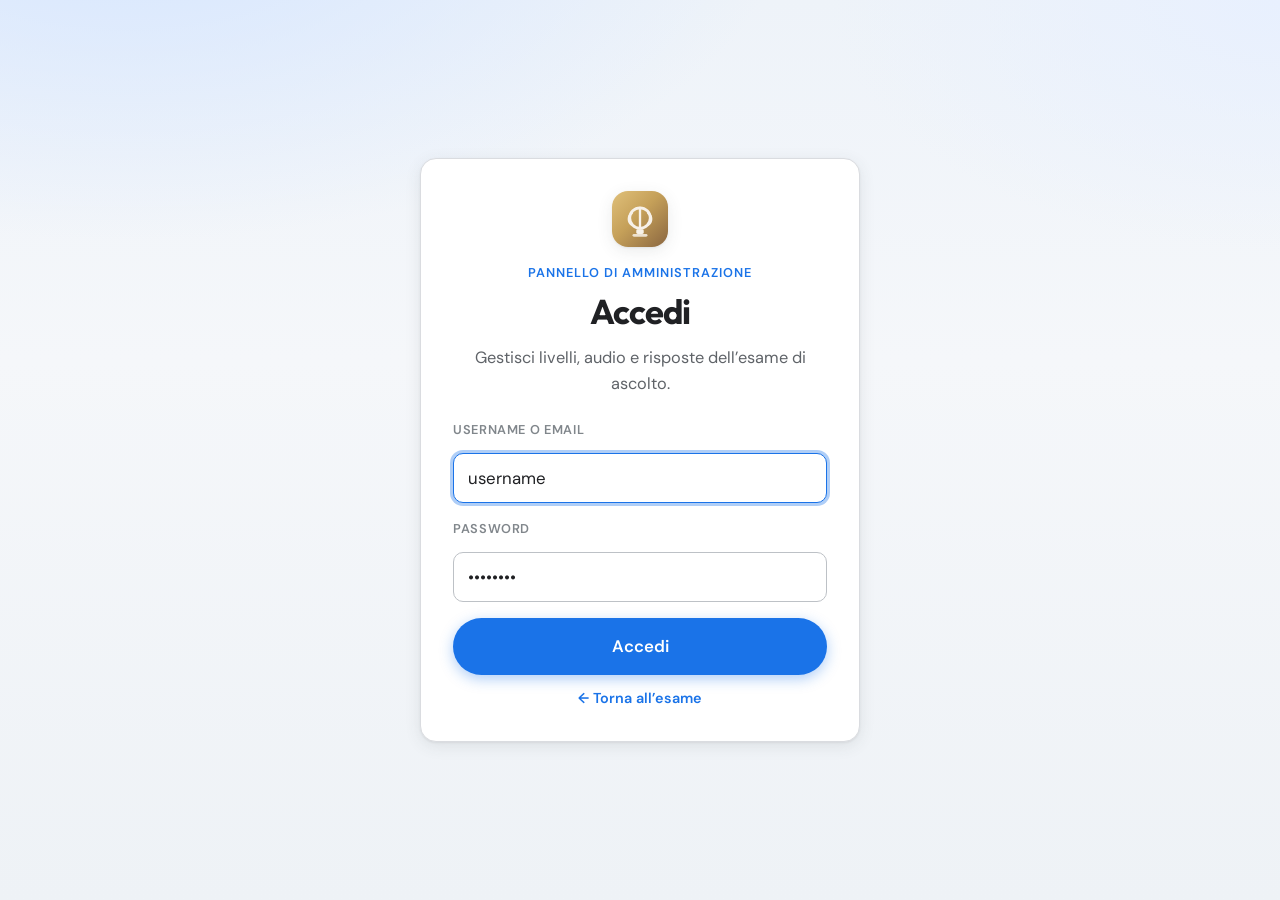
<file: admin/index.html>
<!DOCTYPE html>
<html lang="it">
<head>
  <meta charset="UTF-8" />
  <meta name="viewport" content="width=device-width, initial-scale=1.0" />
  <meta name="theme-color" content="#1a73e8" />
  <meta name="robots" content="noindex,nofollow" />
  <title>Admin — Signora Reham Ramadan</title>
  <link rel="icon" href="../assets/images/logo.svg" type="image/svg+xml" />
  <link rel="preconnect" href="https://fonts.googleapis.com" />
  <link rel="preconnect" href="https://fonts.gstatic.com" crossorigin />
  <link href="https://fonts.googleapis.com/css2?family=DM+Sans:ital,opsz,wght@0,9..40,400;0,9..40,500;0,9..40,600;0,9..40,700;1,9..40,400&family=Outfit:wght@500;600;700&display=swap" rel="stylesheet" />
  <link rel="stylesheet" href="../css/style.css?v=exam-gold6" />
  <link rel="stylesheet" href="css/admin.css?v=users3" />
  <link rel="stylesheet" href="../css/library.css?v=1" />
  <link rel="stylesheet" href="../css/courses.css?v=4" />
</head>
<body class="admin-body">
  <a class="skip-link" href="#main">Vai al contenuto</a>

  <!-- Login -->
  <section id="screenLogin" class="admin-screen" hidden>
    <div class="login-wrap fade-in">
      <div class="card login-card">
        <div class="login-brand">
          <img src="../assets/images/logo.svg" alt="" width="56" height="56" class="home-logo" />
          <p class="eyebrow">Pannello di amministrazione</p>
          <h1>Accedi</h1>
          <p class="lead">Gestisci livelli, audio e risposte dell’esame di ascolto.</p>
        </div>
        <form id="loginForm" class="login-form" novalidate>
          <div class="form-field">
            <label class="field-label" for="loginUser">Username o email</label>
            <input type="text" id="loginUser" name="username" autocomplete="username" required placeholder="username" />
          </div>
          <div class="form-field">
            <label class="field-label" for="loginPass">Password</label>
            <input type="password" id="loginPass" name="password" autocomplete="current-password" required placeholder="••••••••" />
          </div>
          <p class="form-error" id="loginError" hidden role="alert"></p>
          <button type="submit" class="btn btn-primary btn-lg btn-block">Accedi</button>
        </form>
        <p class="hint">
          <a href="../index.html">← Torna all’esame</a>
        </p>
      </div>
    </div>
  </section>

  <!-- Dashboard shell -->
  <div id="screenApp" class="admin-app" hidden>
    <header class="site-header admin-header" role="banner">
      <div class="header-inner admin-header-inner">
        <div class="brand">
          <img
            id="adminBrandLogo"
            src="../assets/images/reham.jpeg"
            alt=""
            width="40"
            height="40"
            class="brand-logo brand-logo-circle"
          />
          <div class="brand-text">
            <span class="brand-name">Admin Dashboard</span>
            <span class="brand-tagline" id="adminBrandTagline">Signora Reham Ramadan</span>
          </div>
        </div>
        <div class="header-actions">
          <a class="btn btn-ghost btn-sm" href="../index.html" title="Apri l’esame">Esame</a>
          <button type="button" class="icon-btn" id="themeToggle" aria-label="Cambia tema" title="Cambia tema">
            <svg class="icon-sun" width="20" height="20" viewBox="0 0 24 24" fill="none" stroke="currentColor" stroke-width="2" aria-hidden="true">
              <circle cx="12" cy="12" r="4"/><path d="M12 2v2M12 20v2M4.93 4.93l1.41 1.41M17.66 17.66l1.41 1.41M2 12h2M20 12h2M4.93 19.07l1.41-1.41M17.66 6.34l1.41-1.41"/>
            </svg>
            <svg class="icon-moon" width="20" height="20" viewBox="0 0 24 24" fill="none" stroke="currentColor" stroke-width="2" aria-hidden="true">
              <path d="M21 14.5A8.5 8.5 0 1 1 9.5 3a7 7 0 0 0 11.5 11.5z"/>
            </svg>
          </button>
          <button type="button" class="btn btn-secondary btn-sm" id="btnLogout">Esci</button>
        </div>
      </div>
    </header>

    <main id="main" class="admin-main" tabindex="-1">
      <nav class="admin-nav" aria-label="Sezioni admin">
        <button type="button" class="admin-nav-btn is-active" data-admin-nav="levels">Livelli esame</button>
        <button type="button" class="admin-nav-btn" data-admin-nav="results">Risultati esame</button>
        <button type="button" class="admin-nav-btn" data-admin-nav="library">Biblioteca libri</button>
        <button type="button" class="admin-nav-btn" data-admin-nav="courses">Corsi video</button>
        <button type="button" class="admin-nav-btn" data-admin-nav="podcast">Podcast</button>
        <button type="button" class="admin-nav-btn" data-admin-nav="users">Utenti</button>
      </nav>

      <!-- Exam results -->
      <section id="viewResults" class="admin-view" hidden>
        <div class="page-head">
          <div>
            <p class="eyebrow">Studenti</p>
            <h1>Risultati esame</h1>
            <p class="lead">Nome, telefono e punteggio di chi ha completato un esame.</p>
          </div>
          <div class="page-actions">
            <button type="button" class="btn btn-secondary" id="btnRefreshExamResults">Aggiorna</button>
          </div>
        </div>
        <div class="card">
          <div class="table-wrap">
            <table class="admin-table" id="examResultsTable">
              <thead>
                <tr>
                  <th>Inizio</th>
                  <th>Fine</th>
                  <th>Nome</th>
                  <th>Telefono</th>
                  <th>Livello</th>
                  <th>Punteggio</th>
                  <th>%</th>
                  <th>Esito</th>
                </tr>
              </thead>
              <tbody id="examResultsBody"></tbody>
            </table>
          </div>
          <p class="empty-state" id="examResultsEmpty" hidden>Nessun risultato ancora.</p>
          <div class="results-pager" id="examResultsPager" hidden>
            <button type="button" class="btn btn-secondary btn-sm" id="btnExamResultsPrev">← Precedente</button>
            <p class="results-pager-meta" id="examResultsPageMeta">Pagina 1</p>
            <button type="button" class="btn btn-secondary btn-sm" id="btnExamResultsNext">Successiva →</button>
          </div>
          <p class="field-hint" id="examResultsHint"></p>
        </div>
      </section>

      <!-- Levels list -->
      <section id="viewLevels" class="admin-view" hidden>
        <div class="page-head">
          <div>
            <p class="eyebrow">Dashboard</p>
            <h1>Livelli</h1>
            <p class="lead">Organizza le domande vocali per livello. Apri un livello per gestirne gli audio.</p>
          </div>
          <div class="page-actions">
            <button type="button" class="btn btn-primary" id="btnPublishGithub" title="Pubblica online per tutti">
              Pubblica online
            </button>
            <button type="button" class="btn btn-secondary" id="btnExport">Esporta JSON</button>
            <button type="button" class="btn btn-secondary" id="btnResetLocal" title="Ripristina dal file questions.json">Ripristina file</button>
            <button type="button" class="btn btn-primary" id="btnAddLevel">+ Nuovo livello</button>
          </div>
        </div>

        <div class="source-banner" id="sourceBanner" hidden></div>

        <section class="card stats-card" aria-labelledby="visitorsTitle">
          <div class="stats-card-head">
            <div>
              <p class="eyebrow">Statistiche</p>
              <h2 id="visitorsTitle">Visitatori unici</h2>
              <p class="lead branding-lead">
                Ogni dispositivo viene contato una sola volta, anche se rientra più volte.
              </p>
            </div>
            <button type="button" class="btn btn-secondary btn-sm" id="btnRefreshVisitors">Aggiorna</button>
          </div>
          <div class="visitor-stat">
            <span class="visitor-stat-value" id="visitorCount">—</span>
            <span class="visitor-stat-label">dispositivi unici</span>
          </div>
          <p class="field-hint" id="visitorStatsHint">Caricamento…</p>
        </section>

        <section class="card publish-card" aria-labelledby="publishTitle">
          <p class="eyebrow">GitHub Pages</p>
          <h2 id="publishTitle">Pubblicazione automatica</h2>
          <p class="lead branding-lead">
            Salva un GitHub Token una volta. Poi ogni modifica può andare online per tutti con
            <strong>Pubblica online</strong> (senza export/push manuale).
          </p>
          <form id="githubForm" class="admin-form branding-form">
            <div class="form-field">
              <label class="field-label" for="ghToken">GitHub Personal Access Token</label>
              <input
                type="password"
                id="ghToken"
                autocomplete="new-password"
                data-lpignore="true"
                data-1p-ignore="true"
                spellcheck="false"
                placeholder="ghp_… oppure github_pat_…"
              />
              <p class="field-hint">
                <strong>Consigliato — Classic token:</strong>
                apri
                <a href="https://github.com/settings/tokens/new?scopes=repo&amp;description=italy-admin" target="_blank" rel="noopener">
                  github.com/settings/tokens/new
                </a>,
                spunta solo <strong>repo</strong>, Generate token, copia tutto (inizia con <code>ghp_</code>).
                Non usare la password dell’account.
                Poi premi <strong>Salva impostazioni GitHub</strong>.
              </p>
            </div>
            <div class="form-row-2">
              <div class="form-field">
                <label class="field-label" for="ghRepo">Repository</label>
                <input type="text" id="ghRepo" placeholder="werdani/italy-listening-exam" />
              </div>
              <div class="form-field">
                <label class="field-label" for="ghBranch">Branch</label>
                <input type="text" id="ghBranch" placeholder="main" />
              </div>
            </div>
            <label class="toggle-label" for="ghAutoPublish">
              <input type="checkbox" id="ghAutoPublish" />
              <span>Pubblica automaticamente su GitHub dopo ogni salvataggio</span>
            </label>
            <div class="page-actions">
              <button type="submit" class="btn btn-secondary" id="btnSaveGithub">Salva impostazioni GitHub</button>
              <button type="button" class="btn btn-primary" id="btnPublishGithub2">Pubblica online ora</button>
            </div>
            <p class="drive-status" id="githubStatus" hidden></p>
          </form>
        </section>

        <section class="card publish-card" aria-labelledby="firebaseTitle">
          <p class="eyebrow">Firebase</p>
          <h2 id="firebaseTitle">Storage e risultati esame</h2>
          <p class="lead branding-lead">
            Audio podcast su <strong>Firebase Storage</strong>. Risultati esame su
            <strong>Firestore</strong>. Dopo «Salva», pubblica online così GitHub Pages
            può scrivere i risultati.
          </p>
          <form id="firebaseForm" class="admin-form branding-form">
            <div class="form-field">
              <label class="field-label" for="fbApiKey">Firebase API Key</label>
              <input
                type="password"
                id="fbApiKey"
                autocomplete="off"
                spellcheck="false"
                placeholder="AIza…"
              />
            </div>
            <div class="form-row-2">
              <div class="form-field">
                <label class="field-label" for="fbProjectId">Project ID</label>
                <input type="text" id="fbProjectId" placeholder="il-mio-progetto" spellcheck="false" />
              </div>
              <div class="form-field">
                <label class="field-label" for="fbBucket">Storage bucket</label>
                <input
                  type="text"
                  id="fbBucket"
                  placeholder="il-mio-progetto.firebasestorage.app"
                  spellcheck="false"
                />
              </div>
            </div>
            <p class="field-hint">
              Da Firebase Console → Impostazioni progetto → Le tue app. Nelle
              <strong>Storage Rules</strong> consenti lettura pubblica e scrittura solo su
              <code>podcasts/</code> per file <code>audio/*</code>.
              In <strong>Firestore</strong> consenti lettura/scrittura su
              <code>users</code> (sezione Utenti), create/read su
              <code>examSubmissions</code>, e read/write su
              <code>siteStats</code> + <code>visitorDevices</code> (visitatori unici).
            </p>
            <div class="page-actions">
              <button type="submit" class="btn btn-secondary" id="btnSaveFirebase">Salva impostazioni Firebase</button>
            </div>
            <p class="drive-status" id="firebaseStatus" hidden></p>
          </form>
        </section>

        <section class="card branding-card" aria-labelledby="brandingTitle">
          <div class="branding-card-head">
            <div>
              <p class="eyebrow">Sito web</p>
              <h2 id="brandingTitle">Foto e nome del titolare</h2>
              <p class="lead branding-lead">
                La foto circolare appare accanto al nome nell’header e nella home. Puoi usare un link Google Drive.
              </p>
            </div>
            <div class="branding-preview-wrap">
              <img
                id="sitePhotoPreview"
                class="branding-preview brand-logo-circle"
                src="../assets/images/reham.jpeg"
                alt="Anteprima foto"
                width="72"
                height="72"
              />
            </div>
          </div>
          <form id="siteForm" class="admin-form branding-form">
            <div class="form-field">
              <label class="field-label" for="siteOwnerName">Nome</label>
              <input type="text" id="siteOwnerName" maxlength="80" required placeholder="Signora Reham Ramadan" />
            </div>
            <div class="form-field">
              <label class="field-label" for="siteOwnerTagline">Sottotitolo</label>
              <input type="text" id="siteOwnerTagline" maxlength="120" placeholder="Insegnante di italiano in Italia" />
            </div>
            <div class="form-field">
              <label class="field-label" for="siteOwnerPhoto">Foto (link Google Drive / URL / percorso)</label>
              <div class="audio-url-row">
                <input
                  type="text"
                  id="siteOwnerPhoto"
                  placeholder="https://drive.google.com/file/d/…/view"
                />
                <button type="button" class="btn btn-secondary btn-sm" id="btnNormalizePhoto">
                  Converti Drive
                </button>
              </div>
              <p class="field-hint">
                Condividi la foto su Drive come <em>Chiunque abbia il link</em>, poi incolla il link qui.
              </p>
              <p class="drive-status" id="photoDriveStatus" hidden></p>
            </div>
            <div class="form-field">
              <label class="field-label" for="siteGoogleApiKey">Google API Key (per audio Drive su GitHub Pages)</label>
              <input
                type="password"
                id="siteGoogleApiKey"
                autocomplete="off"
                placeholder="AIza… (opzionale ma consigliata online)"
              />
              <p class="field-hint">
                Deve iniziare con <code>AIza...</code> (API key), non un Client ID.
                Su GitHub Pages serve per far funzionare gli audio Drive per i visitatori.
                Restringi la key per referrer: <code>https://werdani.github.io/*</code>
              </p>
            </div>
            <div class="page-actions">
              <button type="submit" class="btn btn-primary" id="btnSaveSite">Salva profilo</button>
            </div>
          </form>
        </section>

        <div class="levels-grid" id="levelsGrid"></div>
        <p class="empty-state" id="levelsEmpty" hidden>Nessun livello. Crea il primo livello per iniziare.</p>
      </section>

      <!-- Level detail / questions -->
      <section id="viewLevel" class="admin-view" hidden>
        <div class="page-head">
          <div>
            <button type="button" class="btn-back" id="btnBackLevels">← Tutti i livelli</button>
            <h1 id="levelTitle">Livello</h1>
            <p class="lead" id="levelLead"></p>
          </div>
          <div class="page-actions">
            <button type="button" class="btn btn-secondary" id="btnEditLevel">Modifica livello</button>
            <button type="button" class="btn btn-primary" id="btnAddQuestion">+ Nuova domanda</button>
          </div>
        </div>

        <div class="breadcrumb-trail" aria-label="Percorso">
          <span>Livello</span>
          <span aria-hidden="true">→</span>
          <span>Domanda</span>
          <span aria-hidden="true">→</span>
          <span>Opzioni</span>
          <span aria-hidden="true">→</span>
          <span>Risposta corretta</span>
        </div>

        <div class="questions-list" id="questionsList"></div>
        <p class="empty-state" id="questionsEmpty" hidden>Nessuna domanda in questo livello. Aggiungi una domanda audio o a scelta multipla.</p>
      </section>

      <!-- Book library (separate from exam) -->
      <section id="viewLibrary" class="admin-view" hidden>
        <div class="page-head">
          <div>
            <p class="eyebrow">Leggi il libro</p>
            <h1>Biblioteca libri</h1>
            <p class="lead">Livelli indipendenti dall’esame (es. A1, A2). Carica PDF per ogni livello.</p>
          </div>
          <div class="page-actions">
            <button type="button" class="btn btn-primary" id="btnAddLibraryLevel">+ Nuovo livello</button>
          </div>
        </div>
        <div class="levels-grid" id="libraryGrid"></div>
        <p class="empty-state" id="libraryEmpty" hidden>Nessun livello. Crea il primo (es. A1).</p>
      </section>

      <section id="viewLibraryLevel" class="admin-view" hidden>
        <div class="page-head">
          <div>
            <button type="button" class="btn-back" id="btnBackLibrary">← Tutti i livelli biblioteca</button>
            <h1 id="libraryLevelTitle">Livello</h1>
            <p class="lead" id="libraryLevelLead"></p>
          </div>
          <div class="page-actions">
            <button type="button" class="btn btn-secondary" id="btnEditLibraryLevel">Modifica livello</button>
            <button type="button" class="btn btn-primary" id="btnAddBook">+ Carica PDF</button>
          </div>
        </div>
        <div class="questions-list" id="booksList"></div>
        <p class="empty-state" id="booksEmpty" hidden>Nessun libro. Carica un file .pdf.</p>
      </section>

      <!-- Video courses -->
      <section id="viewCourses" class="admin-view" hidden>
        <div class="page-head">
          <div>
            <p class="eyebrow">Lezioni video</p>
            <h1>Corsi video</h1>
            <p class="lead">Crea corsi e aggiungi link YouTube o Google Drive alla playlist.</p>
          </div>
          <div class="page-actions">
            <button type="button" class="btn btn-primary" id="btnAddCourse">+ Nuovo corso</button>
          </div>
        </div>
        <div class="levels-grid" id="coursesAdminGrid"></div>
        <p class="empty-state" id="coursesAdminEmpty" hidden>Nessun corso. Crea il primo corso.</p>
      </section>

      <section id="viewCourse" class="admin-view" hidden>
        <div class="page-head">
          <div>
            <button type="button" class="btn-back" id="btnBackCourses">← Tutti i corsi</button>
            <h1 id="adminCourseTitle">Corso</h1>
            <p class="lead" id="adminCourseLead"></p>
          </div>
          <div class="page-actions">
            <button type="button" class="btn btn-secondary" id="btnEditCourse">Modifica corso</button>
            <button type="button" class="btn btn-primary" id="btnAddVideo">+ Aggiungi video</button>
          </div>
        </div>

        <div class="questions-list" id="videosList"></div>
        <p class="empty-state" id="videosEmpty" hidden>Nessun video. Aggiungi un link YouTube o Drive.</p>
      </section>

      <!-- Podcast -->
      <section id="viewPodcast" class="admin-view" hidden>
        <div class="page-head">
          <div>
            <p class="eyebrow">Ascolto libero</p>
            <h1>Podcast</h1>
            <p class="lead">Crea più podcast e collega a ciascuno una playlist YouTube.</p>
          </div>
          <div class="page-actions">
            <button type="button" class="btn btn-primary" id="btnAddPodcastShow">+ Nuovo podcast</button>
          </div>
        </div>
        <div class="levels-grid" id="podcastAdminGrid"></div>
        <p class="empty-state" id="podcastAdminEmpty" hidden>Nessun podcast. Crea il primo.</p>
      </section>

      <section id="viewPodcastShow" class="admin-view" hidden>
        <div class="page-head">
          <div>
            <button type="button" class="btn-back" id="btnBackPodcastShows">← Tutti i podcast</button>
            <h1 id="adminPodcastShowTitle">Podcast</h1>
            <p class="lead" id="adminPodcastShowLead"></p>
          </div>
          <div class="page-actions">
            <button type="button" class="btn btn-secondary" id="btnEditPodcastShow">Modifica podcast</button>
            <button type="button" class="btn btn-secondary" id="btnSyncPodcastPlaylist">Sincronizza playlist</button>
            <button type="button" class="btn btn-primary" id="btnAddEpisode">+ Episodio</button>
            <a class="btn btn-secondary" id="btnOpenPodcastPlaylist" href="#" target="_blank" rel="noopener noreferrer" hidden>Apri su YouTube</a>
          </div>
        </div>
        <div class="card" id="podcastPlaylistPreviewCard" hidden>
          <h2 class="section-title" style="margin-top:0">Playlist YouTube</h2>
          <p class="muted" id="podcastPlaylistUrlLabel" style="word-break:break-all"></p>
          <p class="field-hint" style="margin-top:0.5rem">
            Sincronizza per importare le puntate. Poi apri ogni episodio e aggiungi il testo per gli studenti.
          </p>
        </div>
        <div class="questions-list" id="podcastEpisodesList"></div>
        <p class="empty-state" id="podcastEpisodesEmpty" hidden>Nessun episodio. Sincronizza la playlist o aggiungine uno.</p>
      </section>

      <!-- Users stored in Firestore -->
      <section id="viewUsers" class="admin-view" hidden>
        <div class="page-head">
          <div>
            <p class="eyebrow">Anagrafica</p>
            <h1>Utenti</h1>
            <p class="lead">
              Nome, telefono e numero di identità nazionale. I dati restano su Firebase
              (Firestore, collection <code>users</code>) per usarli in seguito.
            </p>
          </div>
          <div class="page-actions">
            <button type="button" class="btn btn-secondary" id="btnRefreshUsers">Aggiorna</button>
          </div>
        </div>

        <section class="card publish-card" aria-labelledby="usersFormTitle">
          <h2 id="usersFormTitle">Nuovo utente</h2>
          <form id="userForm" class="admin-form branding-form" novalidate>
            <div class="form-row-3">
              <div class="form-field">
                <label class="field-label" for="userName">Nome</label>
                <input type="text" id="userName" name="name" maxlength="80" required autocomplete="name" placeholder="Nome e cognome" />
              </div>
              <div class="form-field">
                <label class="field-label" for="userPhone">Telefono</label>
                <input type="tel" id="userPhone" name="phone" inputmode="tel" required autocomplete="tel" placeholder="01xxxxxxxxx" />
              </div>
              <div class="form-field">
                <label class="field-label" for="userNationalId">Numero di identità</label>
                <input type="text" id="userNationalId" name="nationalId" inputmode="numeric" maxlength="14" required autocomplete="off" placeholder="14 cifre" />
              </div>
            </div>
            <p class="field-hint">
              Il numero di identità è di 14 cifre. Nella console Firebase attiva
              <strong>Firestore</strong> e consenti lettura/scrittura sulla collection <code>users</code>.
            </p>
            <div class="page-actions">
              <button type="submit" class="btn btn-primary" id="btnAddUser">Aggiungi utente</button>
            </div>
            <p class="form-error" id="userFormError" hidden role="alert"></p>
          </form>
        </section>

        <div class="questions-list" id="usersList"></div>
        <p class="empty-state" id="usersEmpty" hidden>Nessun utente. Aggiungi il primo.</p>
        <nav class="users-pager" id="usersPager" hidden aria-label="Pagine utenti">
          <button type="button" class="btn btn-secondary btn-sm" id="usersPrev">Precedente</button>
          <span class="users-pager-label" id="usersPageLabel">Pagina 1</span>
          <button type="button" class="btn btn-secondary btn-sm" id="usersNext">Successiva</button>
        </nav>
      </section>
    </main>
  </div>

  <!-- Level modal -->
  <div class="modal" id="levelModal" hidden role="dialog" aria-modal="true" aria-labelledby="levelModalTitle">
    <div class="modal-backdrop" data-close-modal></div>
    <div class="modal-card modal-card-wide" role="document">
      <h2 id="levelModalTitle">Nuovo livello</h2>
      <form id="levelForm" class="admin-form">
        <input type="hidden" id="levelFormId" />
        <div class="form-field">
          <label class="field-label" for="levelName">Nome</label>
          <input type="text" id="levelName" required maxlength="80" placeholder="es. Livello 1" />
        </div>
        <div class="form-field">
          <label class="field-label" for="levelDesc">Descrizione</label>
          <textarea id="levelDesc" class="admin-control" rows="3" maxlength="300" placeholder="Breve descrizione del livello"></textarea>
        </div>
        <div class="form-field">
          <label class="field-label" for="levelDuration">Tempo dell’esame (minuti)</label>
          <input
            type="text"
            id="levelDuration"
            class="admin-control"
            value="15"
            required
            inputmode="numeric"
            pattern="[0-9]*"
            maxlength="3"
            autocomplete="off"
            placeholder="15"
            style="background:var(--surface);color:var(--text);border:1.5px solid var(--border-strong);border-radius:var(--radius-sm);padding:0.7rem 0.85rem;width:100%;box-sizing:border-box;font:inherit;"
          />
          <p class="field-hint">Predefinito: 15 minuti. Ogni livello può avere un tempo diverso.</p>
        </div>
        <div class="modal-actions">
          <button type="button" class="btn btn-secondary" data-close-modal>Annulla</button>
          <button type="submit" class="btn btn-primary" id="levelFormSubmit">Salva</button>
        </div>
      </form>
    </div>
  </div>

  <!-- Question modal -->
  <div class="modal" id="questionModal" hidden role="dialog" aria-modal="true" aria-labelledby="questionModalTitle">
    <div class="modal-backdrop" data-close-modal></div>
    <div class="modal-card modal-card-wide" role="document">
      <h2 id="questionModalTitle">Nuova domanda</h2>
      <form id="questionForm" class="admin-form">
        <input type="hidden" id="questionFormId" />

        <fieldset class="form-fieldset">
          <legend class="field-label">Tipo di domanda</legend>
          <div class="question-type-picks" role="radiogroup" aria-label="Tipo di domanda">
            <label class="type-pick">
              <input type="radio" name="questionType" value="listening" checked />
              <span class="type-pick-card">
                <strong>Ascolto</strong>
                <span>Audio + scelte</span>
              </span>
            </label>
            <label class="type-pick">
              <input type="radio" name="questionType" value="mcq" />
              <span class="type-pick-card">
                <strong>Scelta multipla</strong>
                <span>Solo testo, senza audio</span>
              </span>
            </label>
          </div>
        </fieldset>

        <div class="form-field">
          <label class="field-label" for="questionPrompt" id="questionPromptLabel">Testo della domanda (opzionale)</label>
          <input type="text" id="questionPrompt" maxlength="200" placeholder="es. Dove lavora?" />
        </div>

        <fieldset class="form-fieldset" id="audioFieldset">
          <legend class="field-label">Audio / voce</legend>

          <div class="drive-tip">
            <strong>Google Drive</strong>
            <ol>
              <li>Carica il file audio su Google Drive</li>
              <li>Condivisione → <em>Chiunque abbia il link</em></li>
              <li>Incolla qui il link di condivisione (verrà convertito automaticamente)</li>
            </ol>
          </div>

          <div class="form-field">
            <label class="field-label" for="questionAudioPath">Link Drive / percorso / URL</label>
            <div class="audio-url-row">
              <input
                type="text"
                id="questionAudioPath"
                placeholder="https://drive.google.com/file/d/…/view oppure assets/audio/q1.mp3"
              />
              <button type="button" class="btn btn-secondary btn-sm" id="btnNormalizeDrive">
                Converti Drive
              </button>
            </div>
            <p class="field-hint" id="audioPathHint">
              Incolla un link Google Drive, un URL https, oppure un percorso tipo <code>assets/audio/q1.mp3</code>.
            </p>
            <p class="drive-status" id="driveStatus" hidden></p>
          </div>
          <div class="form-field">
            <label class="field-label" for="questionAudioFile">Oppure carica file audio</label>
            <input type="file" id="questionAudioFile" accept="audio/*,.mp3,.wav,.ogg,.m4a" />
            <p class="field-hint" id="audioFileHint">Il file va in <code>assets/audio/</code>. Con GitHub Token viene pubblicato su Git al salvataggio (senza commit manuale).</p>
          </div>
          <div class="audio-preview" id="audioPreviewWrap" hidden>
            <label class="field-label">Anteprima</label>
            <audio id="audioPreview" class="audio-player" controls preload="metadata"></audio>
            <p class="field-hint">Se l’anteprima Drive non parte, controlla che il file sia pubblico «Chiunque abbia il link».</p>
          </div>
        </fieldset>

        <fieldset class="form-fieldset">
          <legend class="field-label">Opzioni di risposta</legend>
          <div class="choices-edit" id="choicesEdit">
            <div class="choice-edit-row">
              <label class="choice-radio-label">
                <input type="radio" name="correctChoice" value="0" checked />
                <span class="choice-letter">A</span>
              </label>
              <input type="text" class="choice-input" id="choice0" required maxlength="200" placeholder="Risposta A" />
            </div>
            <div class="choice-edit-row">
              <label class="choice-radio-label">
                <input type="radio" name="correctChoice" value="1" />
                <span class="choice-letter">B</span>
              </label>
              <input type="text" class="choice-input" id="choice1" required maxlength="200" placeholder="Risposta B" />
            </div>
            <div class="choice-edit-row">
              <label class="choice-radio-label">
                <input type="radio" name="correctChoice" value="2" />
                <span class="choice-letter">C</span>
              </label>
              <input type="text" class="choice-input" id="choice2" required maxlength="200" placeholder="Risposta C" />
            </div>
            <div class="choice-edit-row">
              <label class="choice-radio-label">
                <input type="radio" name="correctChoice" value="3" />
                <span class="choice-letter">D</span>
              </label>
              <input type="text" class="choice-input" id="choice3" required maxlength="200" placeholder="Risposta D" />
            </div>
          </div>
          <p class="field-hint">Seleziona il cerchio accanto alla risposta corretta.</p>
        </fieldset>

        <p class="form-error" id="questionFormError" hidden role="alert"></p>

        <div class="modal-actions">
          <button type="button" class="btn btn-secondary" data-close-modal>Annulla</button>
          <button type="submit" class="btn btn-primary" id="questionFormSubmit">Salva domanda</button>
        </div>
      </form>
    </div>
  </div>

  <!-- Library level modal -->
  <div class="modal" id="libraryLevelModal" hidden role="dialog" aria-modal="true" aria-labelledby="libraryLevelModalTitle">
    <div class="modal-backdrop" data-close-modal></div>
    <div class="modal-card" role="document">
      <h2 id="libraryLevelModalTitle">Nuovo livello biblioteca</h2>
      <form id="libraryLevelForm" class="admin-form">
        <input type="hidden" id="libraryLevelFormId" />
        <div class="form-field">
          <label class="field-label" for="libraryLevelName">Nome livello</label>
          <input type="text" id="libraryLevelName" required maxlength="80" placeholder="es. A1" />
        </div>
        <div class="form-field">
          <label class="field-label" for="libraryLevelDesc">Descrizione (opzionale)</label>
          <textarea id="libraryLevelDesc" class="admin-control" rows="3" maxlength="300" placeholder="es. Libri per principianti"></textarea>
        </div>
        <div class="modal-actions">
          <button type="button" class="btn btn-secondary" data-close-modal>Annulla</button>
          <button type="submit" class="btn btn-primary" id="libraryLevelFormSubmit">Salva livello</button>
        </div>
      </form>
    </div>
  </div>

  <!-- Library book modal -->
  <div class="modal" id="bookModal" hidden role="dialog" aria-modal="true" aria-labelledby="bookModalTitle">
    <div class="modal-backdrop" data-close-modal></div>
    <div class="modal-card" role="document">
      <h2 id="bookModalTitle">Nuovo libro PDF</h2>
      <form id="bookForm" class="admin-form">
        <input type="hidden" id="bookFormId" />
        <div class="form-field">
          <label class="field-label" for="bookName">Nome del libro</label>
          <input type="text" id="bookName" required maxlength="120" placeholder="es. Nuovo Espresso — Unità 1" />
        </div>
        <div class="form-field">
          <label class="field-label" for="bookFile">File PDF</label>
          <input type="file" id="bookFile" accept="application/pdf,.pdf" />
          <p class="field-hint" id="bookFileHint">Solo file .pdf — salvato in assets/pdf/</p>
        </div>
        <p class="form-error" id="bookFormError" hidden role="alert"></p>
        <div class="modal-actions">
          <button type="button" class="btn btn-secondary" data-close-modal>Annulla</button>
          <button type="submit" class="btn btn-primary" id="bookFormSubmit">Salva libro</button>
        </div>
      </form>
    </div>
  </div>

  <!-- Course modal -->
  <div class="modal" id="courseModal" hidden role="dialog" aria-modal="true" aria-labelledby="courseModalTitle">
    <div class="modal-backdrop" data-close-modal></div>
    <div class="modal-card" role="document">
      <h2 id="courseModalTitle">Nuovo corso</h2>
      <form id="courseForm" class="admin-form">
        <input type="hidden" id="courseFormId" />
        <div class="form-field">
          <label class="field-label" for="courseName">Nome del corso</label>
          <input type="text" id="courseName" required maxlength="80" placeholder="es. Corso A1 — Grammatica" />
        </div>
        <div class="form-field">
          <label class="field-label" for="courseDesc">Descrizione (opzionale)</label>
          <textarea id="courseDesc" class="admin-control" rows="3" maxlength="300" placeholder="Breve descrizione del corso"></textarea>
        </div>
        <div class="modal-actions">
          <button type="button" class="btn btn-secondary" data-close-modal>Annulla</button>
          <button type="submit" class="btn btn-primary" id="courseFormSubmit">Salva corso</button>
        </div>
      </form>
    </div>
  </div>

  <!-- Video modal -->
  <div class="modal" id="videoModal" hidden role="dialog" aria-modal="true" aria-labelledby="videoModalTitle">
    <div class="modal-backdrop" data-close-modal></div>
    <div class="modal-card modal-card-wide" role="document">
      <h2 id="videoModalTitle">Nuovo video</h2>
      <form id="videoForm" class="admin-form">
        <input type="hidden" id="videoFormId" />
        <div class="form-field">
          <label class="field-label" for="videoTitle">Titolo</label>
          <input type="text" id="videoTitle" required maxlength="160" placeholder="es. Lezione 1 — Il presente" />
        </div>
        <div class="form-field">
          <label class="field-label" for="videoUrl">Link YouTube o Google Drive</label>
          <input
            type="url"
            id="videoUrl"
            required
            maxlength="500"
            placeholder="https://www.youtube.com/watch?v=… oppure https://drive.google.com/file/d/…/view"
          />
          <p class="field-hint">
            Incolla il link di condivisione. Per Drive: condividi come <em>Chiunque abbia il link</em>.
          </p>
        </div>
        <p class="form-error" id="videoFormError" hidden role="alert"></p>
        <div class="modal-actions">
          <button type="button" class="btn btn-secondary" data-close-modal>Annulla</button>
          <button type="submit" class="btn btn-primary" id="videoFormSubmit">Salva video</button>
        </div>
      </form>
    </div>
  </div>

  <!-- Podcast show modal -->
  <div class="modal" id="podcastShowModal" hidden role="dialog" aria-modal="true" aria-labelledby="podcastShowModalTitle">
    <div class="modal-backdrop" data-close-modal></div>
    <div class="modal-card modal-card-wide" role="document">
      <h2 id="podcastShowModalTitle">Nuovo podcast</h2>
      <form id="podcastShowForm" class="admin-form">
        <input type="hidden" id="podcastShowFormId" />
        <div class="form-field">
          <label class="field-label" for="podcastTitle">Titolo del podcast</label>
          <input type="text" id="podcastTitle" required maxlength="120" placeholder="es. Podcast 100% in Italiano" />
        </div>
        <div class="form-field">
          <label class="field-label" for="podcastAuthor">Autore</label>
          <input type="text" id="podcastAuthor" maxlength="80" placeholder="es. Signora Reham Ramadan" />
        </div>
        <div class="form-field">
          <label class="field-label" for="podcastDesc">Descrizione</label>
          <textarea id="podcastDesc" class="admin-control" rows="3" maxlength="500" placeholder="Breve descrizione del podcast"></textarea>
        </div>
        <div class="form-field">
          <label class="field-label" for="podcastPlaylistUrl">Link playlist YouTube</label>
          <input
            type="url"
            id="podcastPlaylistUrl"
            maxlength="500"
            required
            placeholder="https://www.youtube.com/playlist?list=…"
          />
          <p class="field-hint">Incolla il link della playlist (o solo l’ID che inizia con PL…). Ogni podcast ha la sua playlist.</p>
        </div>
        <div class="form-field">
          <label class="field-label" for="podcastCoverInput">Copertina (percorso o URL)</label>
          <input
            type="text"
            id="podcastCoverInput"
            maxlength="400"
            placeholder="assets/images/reham.jpeg oppure link Drive"
          />
        </div>
        <div class="form-field">
          <label class="field-label" for="podcastCoverFile">Oppure carica immagine di copertina</label>
          <input type="file" id="podcastCoverFile" accept="image/*,.jpg,.jpeg,.png,.webp,.gif" />
          <p class="field-hint" id="podcastCoverHint">Immagine quadrata consigliata — salvata in assets/images/</p>
          <img
            id="podcastCoverPreview"
            alt="Anteprima copertina"
            width="96"
            height="96"
            style="margin-top:0.65rem;border-radius:14px;object-fit:cover;display:block"
            hidden
          />
        </div>
        <div class="modal-actions">
          <button type="button" class="btn btn-secondary" data-close-modal>Annulla</button>
          <button type="submit" class="btn btn-primary" id="podcastShowFormSubmit">Salva</button>
        </div>
      </form>
    </div>
  </div>

  <!-- Podcast episode modal -->
  <div class="modal" id="episodeModal" hidden role="dialog" aria-modal="true" aria-labelledby="episodeModalTitle">
    <div class="modal-backdrop" data-close-modal></div>
    <div class="modal-card modal-card-wide" role="document">
      <h2 id="episodeModalTitle">Episodio</h2>
      <form id="episodeForm" class="admin-form">
        <input type="hidden" id="episodeFormId" />
        <div class="form-field">
          <label class="field-label" for="episodeTitle">Titolo</label>
          <input type="text" id="episodeTitle" required maxlength="160" placeholder="es. Cosa mangiano gli italiani a colazione?" />
        </div>
        <div class="form-field">
          <label class="field-label" for="episodeVideoUrl">Link video YouTube</label>
          <input
            type="url"
            id="episodeVideoUrl"
            maxlength="500"
            required
            placeholder="https://www.youtube.com/watch?v=…"
          />
        </div>
        <div class="form-field">
          <label class="field-label" for="episodeDesc">Descrizione breve (opzionale)</label>
          <textarea id="episodeDesc" class="admin-control" rows="2" maxlength="600" placeholder="Riassunto breve"></textarea>
        </div>
        <div class="form-field">
          <label class="field-label" for="episodeText">Testo per lo studente</label>
          <textarea
            id="episodeText"
            class="admin-control"
            rows="10"
            maxlength="20000"
            placeholder="Trascrizione, note, vocabolario… questo testo compare sotto il video."
          ></textarea>
          <p class="field-hint">Visibile nella pagina podcast sotto il player dell’episodio selezionato.</p>
        </div>
        <div class="form-field">
          <label class="field-label" for="episodeDate">Data (opzionale)</label>
          <input type="date" id="episodeDate" />
        </div>
        <input type="hidden" id="episodeAudioPath" />
        <input type="file" id="episodeAudioFile" hidden aria-hidden="true" tabindex="-1" />
        <div class="audio-preview" id="episodeAudioPreviewWrap" hidden>
          <audio id="episodeAudioPreview" class="audio-player" controls preload="metadata" hidden></audio>
          <div id="episodeDrivePreviewWrap" class="drive-audio-wrap" hidden>
            <iframe id="episodeDrivePreviewFrame" class="drive-audio-frame" title="Anteprima" allow="autoplay"></iframe>
          </div>
        </div>
        <p class="form-error" id="episodeFormError" hidden role="alert"></p>
        <div class="modal-actions">
          <button type="button" class="btn btn-secondary" data-close-modal>Annulla</button>
          <button type="submit" class="btn btn-primary" id="episodeFormSubmit">Salva episodio</button>
        </div>
      </form>
    </div>
  </div>

  <!-- Confirm modal -->
  <div class="modal" id="confirmModal" hidden role="dialog" aria-modal="true" aria-labelledby="confirmTitle">
    <div class="modal-backdrop" data-close-modal></div>
    <div class="modal-card" role="document">
      <h2 id="confirmTitle">Conferma</h2>
      <p id="confirmMessage">Sei sicuro?</p>
      <div class="modal-actions">
        <button type="button" class="btn btn-secondary" data-close-modal>Annulla</button>
        <button type="button" class="btn btn-danger" id="confirmOk">Elimina</button>
      </div>
    </div>
  </div>

  <div class="toast" id="toast" role="status" aria-live="polite" hidden></div>

  <script src="../js/content.js?v=publish-gitdata1" defer></script>
  <script src="../js/library.js?v=1" defer></script>
  <script src="../js/courses.js?v=4" defer></script>
  <script src="../js/podcast.js?v=4" defer></script>
  <script src="../js/visitors.js?v=firestore3" defer></script>
  <script src="../js/exam-submissions.js?v=4" defer></script>
  <script src="js/auth.js?v=duration3" defer></script>
  <script src="js/library-admin.js?v=1" defer></script>
  <script src="js/courses-admin.js?v=5" defer></script>
  <script src="js/podcast-admin.js?v=yt-episodes2" defer></script>
  <script src="js/users-admin.js?v=users2" defer></script>
  <script src="js/admin.js?v=users2" defer></script>
</body>
</html>
</file>
<file: css/style.css>
/* =========================================================
   ListenLab — Listening Exam styles
   Light / dark themes, responsive layout, CSS-only motion
   ========================================================= */

:root {
  /* Brand */
  --primary: #1a73e8;
  --primary-hover: #1557b0;
  --primary-soft: rgba(26, 115, 232, 0.12);
  --success: #1e8e3e;
  --success-soft: rgba(30, 142, 62, 0.12);
  --danger: #d93025;
  --danger-soft: rgba(217, 48, 37, 0.12);
  --warning: #f9ab00;

  /* Surfaces — light */
  --bg: #f0f4f8;
  --bg-accent: radial-gradient(1200px 600px at 10% -10%, #d6e6ff 0%, transparent 55%),
    radial-gradient(900px 500px at 100% 0%, #e8f0fe 0%, transparent 50%),
    linear-gradient(180deg, #eef3f9 0%, #f5f7fa 40%, #eef2f6 100%);
  --surface: #ffffff;
  --surface-elevated: #ffffff;
  --border: #dadce0;
  --border-strong: #bdc1c6;
  --text: #202124;
  --text-secondary: #5f6368;
  --muted: #80868b;
  --shadow: 0 1px 2px rgba(60, 64, 67, 0.08), 0 4px 16px rgba(60, 64, 67, 0.1);
  --shadow-lg: 0 8px 28px rgba(60, 64, 67, 0.14);
  --focus: 0 0 0 3px rgba(26, 115, 232, 0.35);
  --radius: 16px;
  --radius-sm: 10px;
  --header-h: 64px;
  --font: "DM Sans", system-ui, sans-serif;
  --font-display: "Outfit", "DM Sans", system-ui, sans-serif;
  --transition: 180ms ease;
}

[data-theme="dark"] {
  color-scheme: dark;
  --primary: #8ab4f8;
  --primary-hover: #aecbfa;
  --primary-soft: rgba(138, 180, 248, 0.16);
  --success: #81c995;
  --success-soft: rgba(129, 201, 149, 0.16);
  --danger: #f28b82;
  --danger-soft: rgba(242, 139, 130, 0.16);
  --bg: #0f1419;
  --bg-accent: radial-gradient(1000px 500px at 0% 0%, #1a2740 0%, transparent 55%),
    radial-gradient(800px 400px at 100% 10%, #1c2333 0%, transparent 45%),
    linear-gradient(180deg, #0f1419 0%, #151a22 50%, #0f1419 100%);
  --surface: #1a1f27;
  --surface-elevated: #222831;
  --border: #2f3742;
  --border-strong: #3c4654;
  --text: #e8eaed;
  --text-secondary: #bdc1c6;
  --muted: #9aa0a6;
  --shadow: 0 1px 2px rgba(0, 0, 0, 0.35), 0 8px 24px rgba(0, 0, 0, 0.35);
  --shadow-lg: 0 12px 32px rgba(0, 0, 0, 0.45);
  --focus: 0 0 0 3px rgba(138, 180, 248, 0.4);
}

/* Reset */
*,
*::before,
*::after {
  box-sizing: border-box;
}

html {
  font-size: 100%;
  scroll-behavior: smooth;
}

body {
  margin: 0;
  min-height: 100vh;
  display: flex;
  flex-direction: column;
  font-family: var(--font);
  font-size: clamp(0.95rem, 0.9rem + 0.25vw, 1.05rem);
  line-height: 1.55;
  color: var(--text);
  background: var(--bg);
  background-image: var(--bg-accent);
  background-attachment: fixed;
  -webkit-font-smoothing: antialiased;
}

img {
  max-width: 100%;
  display: block;
}

button,
input,
select,
textarea {
  font: inherit;
}

button {
  cursor: pointer;
}

:focus-visible {
  outline: none;
  box-shadow: var(--focus);
}

.visually-hidden {
  position: absolute;
  width: 1px;
  height: 1px;
  padding: 0;
  margin: -1px;
  overflow: hidden;
  clip: rect(0, 0, 0, 0);
  white-space: nowrap;
  border: 0;
}

.skip-link {
  position: absolute;
  left: 1rem;
  top: -100px;
  z-index: 1000;
  background: var(--primary);
  color: #fff;
  padding: 0.6rem 1rem;
  border-radius: var(--radius-sm);
  text-decoration: none;
  font-weight: 600;
  transition: top var(--transition);
}

.skip-link:focus {
  top: 0.75rem;
}

/* Header */
.site-header {
  position: sticky;
  top: 0;
  z-index: 50;
  height: var(--header-h);
  background: color-mix(in srgb, var(--surface) 88%, transparent);
  backdrop-filter: blur(12px);
  border-bottom: 1px solid var(--border);
}

.header-inner {
  max-width: 920px;
  margin: 0 auto;
  padding: 0 1.25rem;
  height: 100%;
  display: flex;
  align-items: center;
  justify-content: space-between;
  gap: 1rem;
}

.brand {
  display: flex;
  align-items: center;
  gap: 0.65rem;
  min-width: 0;
}

.brand-text {
  display: flex;
  flex-direction: column;
  min-width: 0;
  line-height: 1.2;
}

.brand-logo {
  border-radius: 10px;
  flex-shrink: 0;
  object-fit: cover;
  background: var(--surface);
}

.brand-logo-circle {
  width: 40px;
  height: 40px;
  border-radius: 50%;
  border: 2px solid color-mix(in srgb, var(--primary) 35%, var(--border));
  box-shadow: 0 0 0 2px color-mix(in srgb, var(--primary-soft) 80%, transparent);
  object-fit: cover;
  object-position: center 18%;
}

.home-logo.brand-logo-circle {
  width: 88px;
  height: 88px;
  border-width: 3px;
}

.brand-name {
  font-family: var(--font-display);
  font-weight: 700;
  font-size: clamp(0.95rem, 0.85rem + 0.4vw, 1.15rem);
  letter-spacing: -0.02em;
  white-space: nowrap;
  overflow: hidden;
  text-overflow: ellipsis;
}

.brand-tagline {
  font-size: 0.72rem;
  font-weight: 500;
  color: var(--text-secondary);
  white-space: nowrap;
  overflow: hidden;
  text-overflow: ellipsis;
}

.teacher-credit {
  margin: 0.75rem 0 0;
  color: var(--primary);
  font-size: 0.98rem;
  font-weight: 500;
}

.header-actions {
  display: flex;
  align-items: center;
  gap: 0.65rem;
  flex-shrink: 0;
}

.icon-btn {
  width: 40px;
  height: 40px;
  border-radius: 50%;
  border: 1px solid var(--border);
  background: var(--surface);
  color: var(--text);
  display: grid;
  place-items: center;
  transition: background var(--transition), border-color var(--transition), transform var(--transition);
}

.icon-btn:hover {
  background: var(--primary-soft);
  border-color: var(--primary);
  transform: translateY(-1px);
}

[data-theme="light"] .icon-moon,
[data-theme="dark"] .icon-sun {
  display: none;
}

.timer-chip {
  display: inline-flex;
  align-items: center;
  gap: 0.4rem;
  padding: 0.4rem 0.85rem;
  border-radius: 999px;
  background: var(--primary-soft);
  color: var(--primary);
  font-weight: 700;
  font-variant-numeric: tabular-nums;
  font-size: 0.95rem;
  border: 1px solid transparent;
  transition: background var(--transition), color var(--transition);
}

.timer-chip[hidden] {
  display: none !important;
}

.timer-chip.warning {
  background: rgba(249, 171, 0, 0.18);
  color: #b06000;
  border-color: rgba(249, 171, 0, 0.35);
}

[data-theme="dark"] .timer-chip.warning {
  color: #fdd663;
}

.timer-chip.danger {
  background: var(--danger-soft);
  color: var(--danger);
  animation: pulse-soft 1s ease-in-out infinite;
}

/* Main / screens */
.main {
  flex: 1;
  max-width: 920px;
  margin: 0 auto;
  padding: 1.5rem 1.25rem 3rem;
  width: 100%;
}

.screen[hidden] {
  display: none !important;
}

.screen-active {
  display: block;
}

.card {
  background: var(--surface);
  border: 1px solid var(--border);
  border-radius: var(--radius);
  box-shadow: var(--shadow);
  padding: 1.75rem;
}

.card-narrow {
  max-width: 360px;
  margin: 4rem auto;
  text-align: center;
}

.loading-card p {
  margin: 1rem 0 0;
  color: var(--text-secondary);
}

.spinner {
  width: 40px;
  height: 40px;
  margin: 0 auto;
  border: 3px solid var(--border);
  border-top-color: var(--primary);
  border-radius: 50%;
  animation: spin 0.8s linear infinite;
}

/* Full-page logo preloader — Rome palette (matches landing) */
#screenLoading.logo-loader {
  position: fixed;
  inset: 0;
  z-index: 9999;
  display: flex;
  align-items: center;
  justify-content: center;
  margin: 0;
  padding: 1.5rem;
  max-width: none;
  background: #f7f1e8;
  background-image:
    radial-gradient(900px 420px at 12% 18%, rgba(197, 160, 89, 0.18), transparent 60%),
    radial-gradient(800px 380px at 88% 22%, rgba(61, 126, 184, 0.12), transparent 55%),
    linear-gradient(180deg, #faf6ef 0%, #f7f1e8 45%, #efe6d8 100%);
  color: #5c5348;
}

html[data-theme="dark"] #screenLoading.logo-loader {
  background: #12100e;
  background-image:
    radial-gradient(900px 420px at 12% 18%, rgba(197, 160, 89, 0.12), transparent 60%),
    radial-gradient(800px 380px at 88% 22%, rgba(61, 126, 184, 0.14), transparent 55%),
    radial-gradient(700px 360px at 55% 85%, rgba(138, 102, 64, 0.1), transparent 55%),
    linear-gradient(180deg, #171411 0%, #12100e 42%, #0c0a09 100%);
  color: rgba(247, 241, 232, 0.72);
}

#screenLoading.logo-loader[hidden] {
  display: none !important;
}

.logo-loader-inner {
  display: flex;
  flex-direction: column;
  align-items: center;
  gap: 1.25rem;
  text-align: center;
}

.logo-loader-mark {
  position: relative;
  width: 96px;
  height: 96px;
  display: grid;
  place-items: center;
}

.logo-loader-img {
  width: 72px;
  height: 72px;
  border-radius: 20px;
  box-shadow:
    0 8px 28px rgba(31, 79, 120, 0.28),
    0 0 0 1px rgba(197, 160, 89, 0.35);
  animation: logo-breathe 1.4s ease-in-out infinite;
  position: relative;
  z-index: 1;
}

.logo-loader-ring {
  position: absolute;
  inset: 0;
  border-radius: 28px;
  border: 2px solid color-mix(in srgb, #c5a059 55%, transparent);
  animation: logo-ring 1.4s ease-out infinite;
}

.logo-loader-text {
  margin: 0;
  font-family: var(--font-display);
  font-size: 0.95rem;
  font-weight: 600;
  letter-spacing: 0.04em;
  color: inherit;
  animation: logo-fade 1.4s ease-in-out infinite;
}

@keyframes logo-breathe {
  0%, 100% { transform: scale(1); }
  50% { transform: scale(1.06); }
}

@keyframes logo-ring {
  0% { transform: scale(0.92); opacity: 0.85; }
  70% { transform: scale(1.18); opacity: 0; }
  100% { transform: scale(1.18); opacity: 0; }
}

@keyframes logo-fade {
  0%, 100% { opacity: 0.55; }
  50% { opacity: 1; }
}

body:has(#screenLoading.logo-loader:not([hidden])) {
  overflow: hidden;
}

body:has(#screenLoading.logo-loader:not([hidden])) .site-header,
body:has(#screenLoading.logo-loader:not([hidden])) .site-footer,
body:has(#screenLoading.logo-loader:not([hidden])) .app-shell,
body:has(#screenLoading.logo-loader:not([hidden])) .skip-link {
  visibility: hidden !important;
  pointer-events: none !important;
}

/* Typography */
.eyebrow {
  margin: 0 0 0.5rem;
  font-size: 0.8rem;
  font-weight: 600;
  letter-spacing: 0.08em;
  text-transform: uppercase;
  color: var(--primary);
}

h1,
h2 {
  font-family: var(--font-display);
  letter-spacing: -0.03em;
  line-height: 1.2;
  margin: 0;
}

h1 {
  font-size: clamp(1.6rem, 1.3rem + 1.2vw, 2.15rem);
  font-weight: 700;
}

.lead {
  margin: 0.85rem 0 0;
  color: var(--text-secondary);
  font-size: 1.02rem;
}

.muted {
  color: var(--muted);
  font-size: 0.9rem;
}

.hint {
  margin: 0.75rem 0 0;
  color: var(--text-secondary);
  font-size: 0.9rem;
  text-align: center;
}

.admin-entry {
  margin-top: 1.25rem;
  opacity: 0.75;
}

.admin-entry a {
  color: var(--muted);
  text-decoration: none;
  font-weight: 600;
  font-size: 0.85rem;
}

.admin-entry a:hover {
  color: var(--primary);
  text-decoration: underline;
}

/* Level picker */
.level-picker {
  margin: 0 0 1.25rem;
  padding: 1rem 1.1rem;
  border-radius: var(--radius-sm);
  background: var(--bg);
  border: 1px solid var(--border);
}

.field-label {
  display: block;
  font-size: 0.8rem;
  font-weight: 600;
  text-transform: uppercase;
  letter-spacing: 0.05em;
  color: var(--muted);
  margin-bottom: 0.45rem;
}

.level-select {
  width: 100%;
  appearance: none;
  border: 1.5px solid var(--border-strong);
  border-radius: var(--radius-sm);
  background: var(--surface)
    url("data:image/svg+xml,%3Csvg xmlns='http://www.w3.org/2000/svg' width='16' height='16' viewBox='0 0 24 24' fill='none' stroke='%235f6368' stroke-width='2'%3E%3Cpath d='M6 9l6 6 6-6'/%3E%3C/svg%3E")
    no-repeat right 0.85rem center / 16px;
  color: var(--text);
  padding: 0.75rem 2.5rem 0.75rem 0.9rem;
  font-weight: 600;
  cursor: pointer;
  transition: border-color var(--transition), box-shadow var(--transition);
}

.level-dd {
  position: relative;
}

.level-select-trigger {
  display: flex;
  align-items: center;
  justify-content: space-between;
  gap: 0.75rem;
  background-image: none;
  text-align: left;
  font: inherit;
  font-weight: 600;
}

.level-select-trigger-text {
  min-width: 0;
  overflow: hidden;
  text-overflow: ellipsis;
  white-space: nowrap;
}

.level-select-chevron {
  flex-shrink: 0;
  width: 0.55rem;
  height: 0.55rem;
  border-right: 2px solid currentColor;
  border-bottom: 2px solid currentColor;
  transform: rotate(45deg) translateY(-1px);
  opacity: 0.7;
  transition: transform var(--transition);
}

.level-dd.is-open .level-select-chevron {
  transform: rotate(225deg) translateY(-1px);
}

.level-select-menu {
  position: absolute;
  left: 0;
  right: 0;
  top: calc(100% + 0.4rem);
  z-index: 30;
  margin: 0;
  padding: 0.35rem;
  list-style: none;
  max-height: 260px;
  overflow-y: auto;
  border-radius: 12px;
  border: 1.5px solid color-mix(in srgb, var(--landing-stone, #c5a059) 40%, var(--border));
  background: var(--surface-elevated, var(--surface));
  box-shadow: var(--shadow-lg);
}

.level-select-menu[hidden] {
  display: none;
}

.level-select-option {
  display: block;
  width: 100%;
  appearance: none;
  -webkit-appearance: none;
  border: 0;
  border-radius: 8px;
  background: transparent;
  color: var(--text);
  -webkit-text-fill-color: var(--text);
  font: inherit;
  font-size: 0.95rem;
  font-weight: 600;
  text-align: left;
  padding: 0.65rem 0.8rem;
  cursor: pointer;
}

.level-select-option:hover,
.level-select-option:focus-visible {
  background: color-mix(in srgb, var(--landing-stone, #c5a059) 22%, transparent);
  color: var(--text);
  -webkit-text-fill-color: var(--text);
  outline: none;
}

.level-select-option.is-selected {
  background: color-mix(in srgb, var(--landing-stone, #c5a059) 34%, transparent);
  color: var(--text);
  -webkit-text-fill-color: var(--text);
}

.level-select:hover,
.level-select:focus {
  border-color: var(--primary);
}

.level-desc {
  margin: 0.55rem 0 0;
  font-size: 0.9rem;
}

/* Home */
.home-card {
  padding: 2rem;
}

.home-hero {
  text-align: center;
  margin-bottom: 1.75rem;
}

.home-logo {
  margin: 0 auto 1rem;
  border-radius: 16px;
  box-shadow: var(--shadow);
  object-fit: cover;
  object-position: center 18%;
}

.home-logo.brand-logo-circle {
  border-radius: 50%;
}

.meta-grid {
  list-style: none;
  margin: 0 0 1.25rem;
  padding: 0;
  display: grid;
  grid-template-columns: repeat(4, 1fr);
  gap: 0.75rem;
}

.meta-item {
  background: var(--bg);
  border: 1px solid var(--border);
  border-radius: var(--radius-sm);
  padding: 0.9rem 0.75rem;
  text-align: center;
}

.meta-label {
  display: block;
  font-size: 0.75rem;
  font-weight: 600;
  text-transform: uppercase;
  letter-spacing: 0.04em;
  color: var(--muted);
  margin-bottom: 0.25rem;
}

.meta-value {
  font-family: var(--font-display);
  font-weight: 700;
  font-size: 1.15rem;
}

.options-row {
  margin-bottom: 1.25rem;
  padding: 0.85rem 1rem;
  border-radius: var(--radius-sm);
  background: var(--primary-soft);
  border: 1px solid transparent;
}

.toggle-label {
  display: flex;
  align-items: flex-start;
  gap: 0.65rem;
  cursor: pointer;
  font-size: 0.95rem;
  color: var(--text-secondary);
}

.toggle-label input {
  margin-top: 0.2rem;
  width: 1.1rem;
  height: 1.1rem;
  accent-color: var(--primary);
}

.home-actions {
  display: flex;
  flex-wrap: wrap;
  gap: 0.75rem;
  justify-content: center;
}

/* Buttons */
.btn {
  appearance: none;
  border: 1px solid transparent;
  border-radius: 999px;
  padding: 0.7rem 1.35rem;
  font-weight: 600;
  font-size: 0.95rem;
  text-decoration: none;
  transition: background var(--transition), color var(--transition), border-color var(--transition),
    transform var(--transition), box-shadow var(--transition);
}

a.btn,
a.btn:hover,
a.btn:focus,
a.btn:visited {
  text-decoration: none;
}

.btn:hover:not(:disabled) {
  transform: translateY(-1px);
}

.btn:active:not(:disabled) {
  transform: translateY(0);
}

.btn:disabled {
  opacity: 0.45;
  cursor: not-allowed;
}

.btn-lg {
  padding: 0.9rem 1.85rem;
  font-size: 1.05rem;
}

.btn-primary {
  background: var(--primary);
  color: #fff;
  box-shadow: 0 4px 14px color-mix(in srgb, var(--primary) 35%, transparent);
}

[data-theme="dark"] .btn-primary {
  color: #12100e;
  box-shadow: 0 4px 14px color-mix(in srgb, var(--primary) 28%, transparent);
}

.btn-primary:hover:not(:disabled) {
  background: var(--primary-hover);
}

.btn-secondary {
  background: var(--surface);
  color: var(--text);
  border-color: var(--border-strong);
}

.btn-secondary:hover:not(:disabled) {
  background: var(--primary-soft);
  border-color: var(--primary);
  color: var(--primary);
}

.btn-ghost {
  background: transparent;
  color: var(--primary);
  border-color: var(--primary);
}

.btn-ghost:hover:not(:disabled) {
  background: var(--primary-soft);
}

.btn-danger-outline {
  background: transparent;
  color: var(--danger);
  border-color: color-mix(in srgb, var(--danger) 45%, transparent);
}

.btn-danger-outline:hover:not(:disabled) {
  background: var(--danger-soft);
}

/* Exam */
.exam-layout {
  display: flex;
  flex-direction: column;
  gap: 1rem;
}

.progress-panel {
  background: var(--surface);
  border: 1px solid var(--border);
  border-radius: var(--radius);
  padding: 0.9rem 1.1rem;
  box-shadow: var(--shadow);
}

.progress-text {
  display: flex;
  justify-content: space-between;
  align-items: baseline;
  gap: 1rem;
  margin-bottom: 0.55rem;
  font-weight: 600;
}

.progress-track {
  height: 8px;
  background: var(--border);
  border-radius: 999px;
  overflow: hidden;
}

.progress-fill {
  height: 100%;
  width: 0%;
  background: linear-gradient(90deg, var(--primary), color-mix(in srgb, var(--primary) 65%, #e0c07a));
  border-radius: inherit;
  transition: width 350ms cubic-bezier(0.22, 1, 0.36, 1);
}

.question-card {
  padding: 1.5rem 1.6rem 1.35rem;
}

.question-header {
  display: flex;
  gap: 0.85rem;
  align-items: flex-start;
  margin-bottom: 1.25rem;
}

.question-top {
  display: flex;
  align-items: center;
  gap: 0.85rem;
  margin-bottom: 1rem;
}

.listen-first-hint {
  margin: 0;
  color: var(--text-secondary);
  font-size: 0.95rem;
}

.audio-block-first {
  margin-bottom: 1.35rem;
}

.after-audio {
  animation: fade-up 320ms ease;
}

.after-audio[hidden] {
  display: none !important;
}

.question-badge {
  flex-shrink: 0;
  display: inline-flex;
  align-items: center;
  justify-content: center;
  min-width: 2.4rem;
  height: 2.4rem;
  padding: 0 0.5rem;
  border-radius: 10px;
  background: var(--primary-soft);
  color: var(--primary);
  font-family: var(--font-display);
  font-weight: 700;
  font-size: 0.9rem;
}

.question-prompt {
  font-size: clamp(1.1rem, 1rem + 0.45vw, 1.35rem);
  font-weight: 600;
  padding-top: 0.25rem;
}

.audio-block {
  margin-bottom: 1.35rem;
  padding: 1rem;
  border-radius: var(--radius-sm);
  background: var(--bg);
  border: 1px solid var(--border);
}

.audio-label {
  display: block;
  font-size: 0.8rem;
  font-weight: 600;
  text-transform: uppercase;
  letter-spacing: 0.05em;
  color: var(--muted);
  margin-bottom: 0.55rem;
}

.audio-player {
  width: 100%;
  height: 42px;
  border-radius: 8px;
}

.audio-player::-webkit-media-controls-enclosure {
  border-radius: 8px;
}

.audio-hint {
  margin: 0.55rem 0 0;
  font-size: 0.85rem;
  color: var(--muted);
}

.drive-audio-wrap {
  display: flex;
  flex-direction: column;
  gap: 0.75rem;
}

.drive-audio-wrap[hidden] {
  display: none !important;
}

.drive-audio-frame {
  width: 100%;
  min-height: 80px;
  height: 90px;
  border: 0;
  border-radius: 8px;
  background: #111;
}

#btnDriveHeard {
  align-self: flex-start;
}

.choices {
  border: 0;
  margin: 0 0 1.35rem;
  padding: 0;
  display: flex;
  flex-direction: column;
  gap: 0.65rem;
}

.choice {
  position: relative;
  display: flex;
  align-items: center;
  gap: 0.75rem;
  padding: 0.9rem 1rem;
  border: 1.5px solid var(--border);
  border-radius: var(--radius-sm);
  background: var(--surface);
  cursor: pointer;
  transition: border-color var(--transition), background var(--transition), box-shadow var(--transition),
    transform var(--transition);
}

.choice:hover {
  border-color: var(--primary);
  background: var(--primary-soft);
  transform: translateX(2px);
}

.choice:has(input:checked) {
  border-color: var(--primary);
  background: var(--primary-soft);
  box-shadow: 0 0 0 1px var(--primary);
}

.choice:has(input:focus-visible) {
  box-shadow: var(--focus);
}

.choice input {
  width: 1.15rem;
  height: 1.15rem;
  accent-color: var(--primary);
  flex-shrink: 0;
}

.choice-letter {
  flex-shrink: 0;
  width: 1.7rem;
  height: 1.7rem;
  display: grid;
  place-items: center;
  border-radius: 50%;
  background: var(--bg);
  border: 1px solid var(--border);
  font-size: 0.8rem;
  font-weight: 700;
  color: var(--text-secondary);
}

.choice:has(input:checked) .choice-letter {
  background: var(--primary);
  border-color: var(--primary);
  color: #fff;
}

[data-theme="dark"] .choice:has(input:checked) .choice-letter {
  color: #0f1419;
}

.choice-text {
  flex: 1;
}

.nav-bar {
  display: flex;
  flex-wrap: wrap;
  justify-content: space-between;
  gap: 0.75rem;
  padding-top: 0.25rem;
  border-top: 1px solid var(--border);
  margin-top: 0.25rem;
  padding-top: 1.1rem;
}

.nav-bar-right {
  display: flex;
  flex-wrap: wrap;
  gap: 0.65rem;
  margin-left: auto;
}

.question-dots {
  display: flex;
  flex-wrap: wrap;
  gap: 0.45rem;
  justify-content: center;
  padding: 0.25rem 0 0.5rem;
  max-width: 100%;
}

.dot {
  width: 2.1rem;
  height: 2.1rem;
  border-radius: 8px;
  border: 1px solid var(--border);
  background: var(--surface);
  color: var(--text-secondary);
  font-size: 0.8rem;
  font-weight: 700;
  flex: 0 0 auto;
  transition: background var(--transition), color var(--transition), border-color var(--transition),
    transform var(--transition);
}

/* Keep dense exams (e.g. 100 questions) readable */
.question-dots:has(.dot:nth-child(40)) {
  gap: 0.35rem;
}

.question-dots:has(.dot:nth-child(40)) .dot {
  width: 1.85rem;
  height: 1.85rem;
  font-size: 0.72rem;
}

.dot:hover {
  border-color: var(--primary);
  color: var(--primary);
  transform: translateY(-1px);
}

.dot.answered {
  background: var(--primary-soft);
  border-color: var(--primary);
  color: var(--primary);
}

.dot.current {
  background: var(--primary);
  border-color: var(--primary);
  color: #fff;
}

[data-theme="dark"] .dot.current {
  color: #0f1419;
}

/* Results */
.results-layout {
  display: flex;
  flex-direction: column;
  gap: 1.25rem;
}

.results-summary {
  text-align: center;
}

.verdict {
  margin: 0.65rem 0 0;
  font-family: var(--font-display);
  font-size: clamp(1.5rem, 1.2rem + 1vw, 2rem);
  font-weight: 700;
}

.verdict.pass {
  color: var(--success);
}

.verdict.fail {
  color: var(--danger);
}

.score-ring-wrap {
  position: relative;
  width: 140px;
  height: 140px;
  margin: 1.5rem auto;
}

.score-ring {
  width: 100%;
  height: 100%;
  transform: rotate(-90deg);
}

.score-ring-bg {
  fill: none;
  stroke: var(--border);
  stroke-width: 10;
}

.score-ring-fg {
  fill: none;
  stroke: var(--primary);
  stroke-width: 10;
  stroke-linecap: round;
  stroke-dasharray: 326.73;
  stroke-dashoffset: 326.73;
  transition: stroke-dashoffset 900ms cubic-bezier(0.22, 1, 0.36, 1), stroke 300ms ease;
}

.score-ring-fg.pass {
  stroke: var(--success);
}

.score-ring-fg.fail {
  stroke: var(--danger);
}

.score-ring-label {
  position: absolute;
  inset: 0;
  display: grid;
  place-items: center;
  font-family: var(--font-display);
  font-weight: 700;
  font-size: 1.6rem;
}

.stats-grid {
  list-style: none;
  margin: 0 0 1.5rem;
  padding: 0;
  display: grid;
  grid-template-columns: repeat(4, 1fr);
  gap: 0.65rem;
}

.stats-grid li {
  background: var(--bg);
  border: 1px solid var(--border);
  border-radius: var(--radius-sm);
  padding: 0.85rem 0.5rem;
}

.correct-text {
  color: var(--success);
}

.wrong-text {
  color: var(--danger);
}

.review-heading {
  font-size: 1.35rem;
  margin-bottom: 1rem;
}

.review-list {
  display: flex;
  flex-direction: column;
  gap: 1rem;
}

.review-card {
  background: var(--surface);
  border: 1px solid var(--border);
  border-radius: var(--radius);
  box-shadow: var(--shadow);
  padding: 1.25rem;
  border-left: 4px solid var(--border-strong);
  animation: fade-up 400ms ease both;
}

.review-card.correct {
  border-left-color: var(--success);
  background: color-mix(in srgb, var(--success-soft) 55%, var(--surface));
}

.review-card.wrong {
  border-left-color: var(--danger);
  background: color-mix(in srgb, var(--danger-soft) 55%, var(--surface));
}

.review-card h3 {
  margin: 0 0 0.35rem;
  font-family: var(--font-display);
  font-size: 1.05rem;
}

.review-meta {
  display: flex;
  flex-wrap: wrap;
  gap: 0.5rem 1rem;
  margin: 0.75rem 0;
  font-size: 0.95rem;
}

.review-meta .tag {
  display: inline-flex;
  align-items: center;
  gap: 0.35rem;
  padding: 0.25rem 0.65rem;
  border-radius: 999px;
  font-weight: 600;
  font-size: 0.85rem;
}

.tag-ok {
  background: var(--success-soft);
  color: var(--success);
}

.tag-bad {
  background: var(--danger-soft);
  color: var(--danger);
}

.tag-neutral {
  background: var(--bg);
  color: var(--text-secondary);
  border: 1px solid var(--border);
}

/* Modal */
.modal {
  position: fixed;
  inset: 0;
  z-index: 200;
  display: grid;
  place-items: center;
  padding: 1rem;
}

.modal[hidden] {
  display: none !important;
}

.modal-backdrop {
  position: absolute;
  inset: 0;
  background: rgba(32, 33, 36, 0.5);
  backdrop-filter: blur(2px);
  animation: fade-in 160ms ease;
}

.modal-card {
  position: relative;
  width: min(100%, 420px);
  background: var(--surface-elevated);
  border: 1px solid var(--border);
  border-radius: var(--radius);
  box-shadow: var(--shadow-lg);
  padding: 1.5rem;
  animation: scale-in 200ms cubic-bezier(0.22, 1, 0.36, 1);
}

.modal-card h2 {
  font-size: 1.25rem;
  margin-bottom: 0.5rem;
}

.modal-card p {
  margin: 0 0 1.25rem;
  color: var(--text-secondary);
}

.modal-actions {
  display: flex;
  justify-content: flex-end;
  gap: 0.65rem;
}

.student-modal-card {
  width: min(100%, 460px);
}

.student-modal-lead {
  margin: 0 0 1.1rem !important;
}

.student-form {
  display: flex;
  flex-direction: column;
  gap: 0.85rem;
}

.student-form .form-field {
  display: flex;
  flex-direction: column;
  gap: 0.35rem;
  text-align: left;
}

.student-form input {
  width: 100%;
  padding: 0.7rem 0.85rem;
  border-radius: var(--radius-sm);
  border: 1px solid var(--border-strong);
  background: var(--bg);
  color: var(--text);
  font: inherit;
}

.student-form input:focus {
  outline: none;
  border-color: var(--primary);
  box-shadow: var(--focus);
}

.student-form-error {
  margin: 0 !important;
  color: var(--danger) !important;
  font-size: 0.9rem;
  font-weight: 600;
}

.student-form .modal-actions {
  margin-top: 0.35rem;
}

/* Toast */
.toast {
  position: fixed;
  bottom: 1.5rem;
  left: 50%;
  transform: translateX(-50%) translateY(120%);
  z-index: 300;
  background: var(--surface-elevated);
  color: var(--text);
  border: 1px solid var(--border);
  box-shadow: var(--shadow-lg);
  padding: 0.75rem 1.15rem;
  border-radius: 999px;
  font-weight: 600;
  font-size: 0.9rem;
  transition: transform 280ms cubic-bezier(0.22, 1, 0.36, 1);
  max-width: calc(100% - 2rem);
  text-align: center;
}

.toast.show {
  transform: translateX(-50%) translateY(0);
}

.toast[hidden] {
  display: block !important;
  visibility: hidden;
}

.toast.show[hidden] {
  visibility: visible;
}

/* Animations */
.fade-in {
  animation: fade-up 420ms cubic-bezier(0.22, 1, 0.36, 1);
}

@keyframes fade-up {
  from {
    opacity: 0;
    transform: translateY(12px);
  }
  to {
    opacity: 1;
    transform: translateY(0);
  }
}

@keyframes fade-in {
  from {
    opacity: 0;
  }
  to {
    opacity: 1;
  }
}

@keyframes scale-in {
  from {
    opacity: 0;
    transform: scale(0.94);
  }
  to {
    opacity: 1;
    transform: scale(1);
  }
}

@keyframes spin {
  to {
    transform: rotate(360deg);
  }
}

@keyframes pulse-soft {
  0%,
  100% {
    opacity: 1;
  }
  50% {
    opacity: 0.72;
  }
}

/* Responsive */
@media (max-width: 720px) {
  .meta-grid,
  .stats-grid {
    grid-template-columns: repeat(2, 1fr);
  }

  .home-card,
  .question-card,
  .results-summary {
    padding: 1.25rem;
  }

  .nav-bar {
    flex-direction: column;
  }

  .nav-bar-right {
    width: 100%;
    margin-left: 0;
  }

  .nav-bar .btn,
  .nav-bar-right .btn {
    flex: 1;
  }

  .brand-name {
    font-size: 0.92rem;
  }

  .brand-tagline {
    font-size: 0.65rem;
  }

  .home-actions {
    flex-direction: column;
  }

  .home-actions .btn {
    width: 100%;
  }
}

@media (max-width: 480px) {
  .main {
    padding: 1rem 0.85rem 2.5rem;
  }

  .header-inner {
    padding: 0 0.85rem;
  }

  .timer-chip {
    padding: 0.35rem 0.65rem;
  }

  .timer-chip span:not(.timer-icon) {
    font-size: 0.88rem;
  }

  .question-header {
    flex-direction: column;
    gap: 0.5rem;
  }

  .dot {
    width: 1.9rem;
    height: 1.9rem;
    font-size: 0.75rem;
  }

  .choice {
    padding: 0.8rem 0.85rem;
  }

  .score-ring-wrap {
    width: 120px;
    height: 120px;
  }

  .modal-actions {
    flex-direction: column-reverse;
  }

  .modal-actions .btn {
    width: 100%;
  }
}

@media (min-width: 900px) {
  .question-card {
    padding: 1.85rem 2rem 1.5rem;
  }

  .choice:hover {
    transform: translateX(4px);
  }
}

@media (prefers-reduced-motion: reduce) {
  *,
  *::before,
  *::after {
    animation-duration: 0.01ms !important;
    animation-iteration-count: 1 !important;
    transition-duration: 0.01ms !important;
  }

  .progress-fill,
  .score-ring-fg {
    transition: none !important;
  }
}

/* Site footer — developer credit + contacts */
.site-footer {
  margin-top: auto;
  border-top: 1px solid var(--border);
  background: color-mix(in srgb, var(--surface) 92%, transparent);
}

.footer-inner {
  max-width: 920px;
  margin: 0 auto;
  padding: 1.35rem 1.25rem 1.6rem;
}

.footer-bar {
  display: flex;
  flex-wrap: wrap;
  align-items: center;
  justify-content: space-between;
  gap: 1rem 1.5rem;
  padding: 1rem 1.15rem;
  border-radius: 20px;
  border: 1px solid var(--border);
  background: var(--surface);
  box-shadow: var(--shadow);
}

.footer-credit {
  margin: 0;
  display: inline-flex;
  align-items: center;
  gap: 0.85rem;
  min-width: 0;
}

.dev-photo {
  width: 48px;
  height: 48px;
  border-radius: 50%;
  object-fit: cover;
  flex-shrink: 0;
  border: 2px solid color-mix(in srgb, var(--primary) 35%, var(--border));
  box-shadow: 0 0 0 3px var(--primary-soft);
  background: var(--surface);
}

.footer-credit-copy {
  display: flex;
  flex-direction: column;
  gap: 0.1rem;
  min-width: 0;
  text-align: start;
}

.footer-credit-label {
  margin: 0;
  font-size: 0.78rem;
  font-weight: 600;
  letter-spacing: 0.04em;
  text-transform: uppercase;
  color: var(--muted);
}

.footer-credit-name {
  margin: 0;
  font-family: var(--font-display);
  font-size: 1.05rem;
  font-weight: 700;
  color: var(--text);
  line-height: 1.2;
}

.dev-links {
  display: flex;
  flex-wrap: wrap;
  align-items: center;
  justify-content: flex-end;
  gap: 0.5rem;
}

.dev-link {
  display: inline-flex;
  align-items: center;
  justify-content: center;
  gap: 0.4rem;
  min-height: 40px;
  padding: 0.45rem 0.9rem;
  border-radius: 999px;
  text-decoration: none;
  font-size: 0.84rem;
  font-weight: 650;
  color: #fff !important;
  border: 1px solid transparent;
  box-shadow: 0 2px 8px rgba(0, 0, 0, 0.14);
  transition: transform var(--transition), filter var(--transition), box-shadow var(--transition);
}

.dev-link svg {
  flex-shrink: 0;
}

.dev-link:hover {
  transform: translateY(-1px);
  filter: brightness(1.06);
  box-shadow: 0 4px 12px rgba(0, 0, 0, 0.2);
}

.dev-link:focus-visible {
  box-shadow: var(--focus);
}

.dev-whatsapp {
  background: #25d366 !important;
  border-color: #12b34e;
}

.dev-linkedin {
  background: #0a66c2 !important;
  border-color: #004182;
}

.dev-mail {
  background: #ea4335 !important;
  border-color: #d33426;
}

@media (max-width: 720px) {
  .footer-bar {
    flex-direction: column;
    align-items: center;
    text-align: center;
    gap: 0.9rem;
  }

  .footer-credit {
    justify-content: center;
  }

  .footer-credit-copy {
    text-align: center;
  }

  .dev-links {
    justify-content: center;
    width: 100%;
  }
}

@media (max-width: 520px) {
  .dev-link {
    flex: 1 1 auto;
    min-width: 0;
  }

  .dev-link-label {
    font-size: 0.8rem;
  }
}

/* High contrast support */
@media (prefers-contrast: more) {
  :root {
    --border: #000;
    --text-secondary: #222;
  }

  [data-theme="dark"] {
    --border: #fff;
    --text-secondary: #eee;
  }

  .btn,
  .choice,
  .card {
    border-width: 2px;
  }
}
</file>
<file: admin/css/admin.css>
/* =========================================================
   Admin Dashboard — extends main ListenLab styles
   ========================================================= */

.admin-body {
  min-height: 100vh;
}

.admin-screen[hidden],
.admin-app[hidden],
.admin-view[hidden],
.form-fieldset[hidden],
#audioFieldset[hidden] {
  display: none !important;
}

.btn-sm {
  padding: 0.45rem 0.9rem;
  font-size: 0.85rem;
}

.btn-block {
  width: 100%;
}

.btn-danger {
  background: var(--danger);
  color: #fff;
  border-color: transparent;
}

.btn-danger:hover:not(:disabled) {
  filter: brightness(1.05);
}

.btn.is-loading {
  position: relative;
  pointer-events: none;
  cursor: wait;
  opacity: 0.92;
}

.btn.is-loading::after {
  content: "";
  display: inline-block;
  width: 0.95em;
  height: 0.95em;
  margin-left: 0.55em;
  border: 2px solid currentColor;
  border-right-color: transparent;
  border-radius: 50%;
  animation: admin-btn-spin 0.65s linear infinite;
  vertical-align: -0.12em;
}

@keyframes admin-btn-spin {
  to {
    transform: rotate(360deg);
  }
}

/* Login */
.login-wrap {
  min-height: 100vh;
  display: grid;
  place-items: center;
  padding: 1.5rem 1.25rem;
}

.login-card {
  width: min(100%, 440px);
  padding: 2rem;
}

.login-brand {
  text-align: center;
  margin-bottom: 1.5rem;
}

.login-brand .home-logo {
  margin: 0 auto 1rem;
}

.login-form {
  display: flex;
  flex-direction: column;
  gap: 1rem;
}

.login-hint {
  margin-top: 1.25rem;
}

.login-hint code {
  font-family: ui-monospace, SFMono-Regular, Menlo, Consolas, monospace;
  font-size: 0.85em;
  background: var(--bg);
  padding: 0.1rem 0.35rem;
  border-radius: 4px;
  border: 1px solid var(--border);
}

.hint a {
  color: var(--primary);
  font-weight: 600;
  text-decoration: none;
}

.hint a:hover {
  text-decoration: underline;
}

/* Forms */
.form-field {
  display: flex;
  flex-direction: column;
  gap: 0.35rem;
}

.form-field input[type="text"],
.form-field input[type="password"],
.form-field input[type="email"],
.form-field input[type="number"],
.form-field input[type="tel"],
.form-field textarea,
.form-field input[type="file"],
.admin-control {
  width: 100%;
  border: 1.5px solid var(--border-strong);
  border-radius: var(--radius-sm);
  background: var(--surface) !important;
  background-color: var(--surface) !important;
  color: var(--text) !important;
  padding: 0.7rem 0.85rem;
  font: inherit;
  transition: border-color var(--transition), box-shadow var(--transition);
  -webkit-text-fill-color: var(--text);
  box-shadow: none;
}

.form-field textarea,
textarea.admin-control {
  resize: vertical;
  min-height: 80px;
}

.form-field input:focus,
.form-field textarea:focus,
.admin-control:focus {
  border-color: var(--primary);
  outline: none;
  box-shadow: var(--focus);
}

/* Kill browser autofill / UA white wash */
.form-field input.admin-control:-webkit-autofill,
.form-field input.admin-control:-webkit-autofill:hover,
.form-field input.admin-control:-webkit-autofill:focus {
  -webkit-box-shadow: 0 0 0 1000px var(--surface) inset !important;
  -webkit-text-fill-color: var(--text) !important;
  caret-color: var(--text);
  transition: background-color 99999s ease-out;
}

.field-hint {
  margin: 0;
  font-size: 0.82rem;
  color: var(--muted);
}

.form-error {
  margin: 0;
  padding: 0.65rem 0.85rem;
  border-radius: var(--radius-sm);
  background: var(--danger-soft);
  color: var(--danger);
  font-weight: 600;
  font-size: 0.9rem;
}

.form-fieldset {
  border: 1px solid var(--border);
  border-radius: var(--radius-sm);
  padding: 1rem;
  margin: 0 0 0.25rem;
  display: flex;
  flex-direction: column;
  gap: 0.85rem;
}

.form-fieldset legend {
  padding: 0 0.35rem;
}

.question-type-picks {
  display: grid;
  grid-template-columns: 1fr 1fr;
  gap: 0.75rem;
}

.type-pick {
  display: block;
  cursor: pointer;
}

.type-pick input {
  position: absolute;
  opacity: 0;
  width: 1px;
  height: 1px;
  margin: 0;
}

.type-pick-card {
  display: flex;
  flex-direction: column;
  gap: 0.2rem;
  padding: 0.85rem 1rem;
  border: 1px solid var(--border);
  border-radius: var(--radius-sm);
  background: var(--surface);
  transition: border-color 0.15s ease, box-shadow 0.15s ease;
}

.type-pick-card strong {
  font-size: 0.95rem;
}

.type-pick-card span {
  font-size: 0.8rem;
  color: var(--muted);
}

.type-pick input:checked + .type-pick-card {
  border-color: var(--primary);
  box-shadow: 0 0 0 2px color-mix(in srgb, var(--primary) 25%, transparent);
}

.q-type-pill {
  display: inline-block;
  margin-right: 0.4rem;
  padding: 0.1rem 0.45rem;
  border-radius: 999px;
  font-size: 0.72rem;
  font-weight: 600;
  letter-spacing: 0.02em;
  vertical-align: middle;
}

.q-type-pill.type-listening {
  background: color-mix(in srgb, var(--primary) 16%, transparent);
  color: var(--primary);
}

.q-type-pill.type-mcq {
  background: color-mix(in srgb, #0f766e 16%, transparent);
  color: #0f766e;
}

[data-theme="dark"] .q-type-pill.type-mcq {
  color: #5eead4;
}

@media (max-width: 560px) {
  .question-type-picks {
    grid-template-columns: 1fr;
  }
}

.admin-form {
  display: flex;
  flex-direction: column;
  gap: 1rem;
}

/* App shell */
.admin-header-inner {
  max-width: 1100px;
}

.admin-main {
  max-width: 1100px;
  margin: 0 auto;
  padding: 1.5rem 1.25rem 3rem;
}

.page-head {
  display: flex;
  flex-wrap: wrap;
  justify-content: space-between;
  align-items: flex-start;
  gap: 1rem;
  margin-bottom: 1.25rem;
}

.page-head .lead {
  max-width: 36rem;
}

.page-actions {
  display: flex;
  flex-wrap: wrap;
  gap: 0.55rem;
  align-items: center;
}

.btn-back {
  appearance: none;
  border: 0;
  background: transparent;
  color: var(--primary);
  font-weight: 600;
  padding: 0;
  margin-bottom: 0.45rem;
  cursor: pointer;
}

.btn-back:hover {
  text-decoration: underline;
}

.source-banner {
  margin-bottom: 1.15rem;
  padding: 0.85rem 1rem;
  border-radius: var(--radius-sm);
  background: var(--primary-soft);
  border: 1px solid color-mix(in srgb, var(--primary) 25%, transparent);
  color: var(--text-secondary);
  font-size: 0.92rem;
}

.source-banner code {
  font-family: ui-monospace, SFMono-Regular, Menlo, Consolas, monospace;
  font-size: 0.85em;
}

.breadcrumb-trail {
  display: flex;
  flex-wrap: wrap;
  gap: 0.45rem;
  align-items: center;
  margin-bottom: 1.15rem;
  padding: 0.65rem 0.9rem;
  border-radius: var(--radius-sm);
  background: var(--bg);
  border: 1px solid var(--border);
  font-size: 0.85rem;
  font-weight: 600;
  color: var(--text-secondary);
}

.breadcrumb-trail span:last-child {
  color: var(--primary);
}

.empty-state {
  text-align: center;
  color: var(--text-secondary);
  padding: 2.5rem 1rem;
  border: 1px dashed var(--border-strong);
  border-radius: var(--radius);
  background: color-mix(in srgb, var(--surface) 70%, transparent);
}

/* Levels grid */
.branding-card {
  margin-bottom: 1.25rem;
  padding: 1.35rem 1.4rem;
}

.stats-card {
  margin-bottom: 1.25rem;
}

.stats-card-head {
  display: flex;
  align-items: flex-start;
  justify-content: space-between;
  gap: 1rem;
  margin-bottom: 1rem;
}

.visitor-stat {
  display: flex;
  align-items: baseline;
  gap: 0.65rem;
  margin: 0.25rem 0 0.5rem;
}

.visitor-stat-value {
  font-family: var(--font-display, Outfit, sans-serif);
  font-size: clamp(2.4rem, 5vw, 3.2rem);
  font-weight: 700;
  line-height: 1;
  color: var(--primary);
}

.visitor-stat-label {
  font-size: 0.95rem;
  color: var(--muted);
  font-weight: 500;
}

.publish-card {
  margin-bottom: 1.25rem;
  padding: 1.35rem 1.4rem;
}

.form-row-2 {
  display: grid;
  grid-template-columns: 1.4fr 0.8fr;
  gap: 0.85rem;
}

.form-row-3 {
  display: grid;
  grid-template-columns: 1.4fr 1fr 1fr;
  gap: 0.85rem;
}

@media (max-width: 720px) {
  .form-row-2,
  .form-row-3 {
    grid-template-columns: 1fr;
  }
}

.user-admin-card .question-admin-head {
  margin-bottom: 0;
  align-items: center;
}

.user-admin-meta {
  display: flex;
  flex-wrap: wrap;
  gap: 0.35rem 1rem;
  margin: 0.2rem 0 0;
  color: var(--muted);
  font-size: 0.92rem;
}

.users-pager {
  display: flex;
  align-items: center;
  justify-content: center;
  gap: 0.75rem;
  margin-top: 1rem;
}

.users-pager[hidden] {
  display: none !important;
}

.users-pager-label {
  min-width: 6.5rem;
  text-align: center;
  font-weight: 600;
}

.branding-card-head {
  display: flex;
  flex-wrap: wrap;
  justify-content: space-between;
  gap: 1rem;
  align-items: flex-start;
  margin-bottom: 1rem;
}

.branding-lead {
  margin-top: 0.35rem;
  font-size: 0.95rem;
}

.branding-preview-wrap {
  flex-shrink: 0;
}

.branding-preview {
  width: 72px;
  height: 72px;
  border-radius: 50%;
  object-fit: cover;
  object-position: center 18%;
  border: 3px solid color-mix(in srgb, var(--primary) 35%, var(--border));
  box-shadow: var(--shadow);
  background: var(--bg);
}

.branding-form {
  gap: 0.85rem;
}

.branding-form .page-actions {
  margin-top: 0.25rem;
}

.levels-grid {
  display: grid;
  grid-template-columns: repeat(auto-fill, minmax(260px, 1fr));
  gap: 1rem;
}

.level-card {
  background: var(--surface);
  border: 1px solid var(--border);
  border-radius: var(--radius);
  box-shadow: var(--shadow);
  padding: 1.25rem;
  display: flex;
  flex-direction: column;
  gap: 0.65rem;
  transition: border-color var(--transition), transform var(--transition);
}

.level-card:hover {
  border-color: var(--primary);
  transform: translateY(-2px);
}

.level-card-top {
  display: flex;
  align-items: center;
  gap: 0.65rem;
}

.level-card-top h2 {
  font-family: var(--font-display);
  font-size: 1.15rem;
  margin: 0;
}

.level-badge {
  flex-shrink: 0;
  display: inline-flex;
  align-items: center;
  justify-content: center;
  min-width: 2.2rem;
  height: 2.2rem;
  padding: 0 0.4rem;
  border-radius: 10px;
  background: var(--primary-soft);
  color: var(--primary);
  font-family: var(--font-display);
  font-weight: 700;
  font-size: 0.85rem;
}

.level-card-desc {
  margin: 0;
  color: var(--text-secondary);
  font-size: 0.92rem;
  flex: 1;
}

.level-card-meta {
  margin: 0;
  font-size: 0.85rem;
  font-weight: 600;
  color: var(--muted);
}

.level-card-actions {
  display: flex;
  flex-wrap: wrap;
  gap: 0.45rem;
  padding-top: 0.35rem;
  border-top: 1px solid var(--border);
}

/* Questions admin list */
.questions-list {
  display: flex;
  flex-direction: column;
  gap: 1rem;
}

.question-admin-card {
  background: var(--surface);
  border: 1px solid var(--border);
  border-radius: var(--radius);
  box-shadow: var(--shadow);
  padding: 1.25rem 1.35rem;
}

.question-admin-head {
  display: flex;
  flex-wrap: wrap;
  align-items: flex-start;
  gap: 0.75rem;
  margin-bottom: 1rem;
}

.question-admin-title {
  flex: 1;
  min-width: 160px;
}

.question-admin-title h2 {
  font-family: var(--font-display);
  font-size: 1.1rem;
  margin: 0 0 0.2rem;
}

.audio-path-label {
  margin: 0;
  word-break: break-all;
  font-size: 0.85rem;
}

.question-admin-actions {
  display: flex;
  flex-wrap: wrap;
  gap: 0.45rem;
  margin-left: auto;
}

.admin-choices {
  list-style: none;
  margin: 0 0 0.85rem;
  padding: 0;
  display: flex;
  flex-direction: column;
  gap: 0.45rem;
}

.admin-choices li {
  display: flex;
  align-items: center;
  gap: 0.65rem;
  padding: 0.65rem 0.85rem;
  border: 1px solid var(--border);
  border-radius: var(--radius-sm);
  background: var(--bg);
}

.admin-choices li.is-correct {
  border-color: var(--success);
  background: var(--success-soft);
}

.correct-pill {
  margin-left: auto;
  font-size: 0.75rem;
  font-weight: 700;
  text-transform: uppercase;
  letter-spacing: 0.04em;
  color: var(--success);
  background: color-mix(in srgb, var(--success-soft) 80%, var(--surface));
  padding: 0.2rem 0.55rem;
  border-radius: 999px;
}

.correct-summary {
  margin: 0;
  font-size: 0.95rem;
  color: var(--text-secondary);
}

/* Choice editor in modal */
.choices-edit {
  display: flex;
  flex-direction: column;
  gap: 0.55rem;
}

.choice-edit-row {
  display: flex;
  align-items: center;
  gap: 0.55rem;
}

.choice-radio-label {
  display: inline-flex;
  align-items: center;
  gap: 0.35rem;
  cursor: pointer;
  flex-shrink: 0;
}

.choice-radio-label input {
  accent-color: var(--success);
  width: 1.1rem;
  height: 1.1rem;
}

.choice-edit-row .choice-letter {
  width: 1.7rem;
  height: 1.7rem;
  display: grid;
  place-items: center;
  border-radius: 50%;
  background: var(--bg);
  border: 1px solid var(--border);
  font-size: 0.8rem;
  font-weight: 700;
  color: var(--text-secondary);
}

.choice-edit-row:has(input:checked) .choice-letter {
  background: var(--success);
  border-color: var(--success);
  color: #fff;
}

.choice-input {
  flex: 1;
  border: 1.5px solid var(--border-strong);
  border-radius: var(--radius-sm);
  background: var(--surface);
  color: var(--text);
  padding: 0.65rem 0.8rem;
}

.choice-input:focus {
  border-color: var(--primary);
  outline: none;
  box-shadow: var(--focus);
}

.modal-card-wide {
  width: min(100%, 560px);
  max-height: calc(100vh - 2rem);
  overflow: auto;
}

.audio-preview {
  margin-top: 0.25rem;
}

.drive-tip {
  padding: 0.85rem 1rem;
  border-radius: var(--radius-sm);
  background: var(--primary-soft);
  border: 1px solid color-mix(in srgb, var(--primary) 22%, transparent);
  color: var(--text-secondary);
  font-size: 0.9rem;
}

.drive-tip strong {
  display: block;
  color: var(--primary);
  margin-bottom: 0.35rem;
}

.drive-tip ol {
  margin: 0;
  padding-left: 1.2rem;
}

.drive-tip li {
  margin: 0.2rem 0;
}

.audio-url-row {
  display: flex;
  gap: 0.5rem;
  align-items: stretch;
}

.audio-url-row input {
  flex: 1;
  min-width: 0;
  border: 1.5px solid var(--border-strong);
  border-radius: var(--radius-sm);
  background: var(--surface);
  color: var(--text);
  padding: 0.7rem 0.85rem;
}

.audio-url-row .btn {
  flex-shrink: 0;
  white-space: nowrap;
}

.drive-status {
  margin: 0.35rem 0 0;
  font-size: 0.85rem;
  font-weight: 600;
}

.drive-status.ok {
  color: var(--success);
}

.drive-status.warn {
  color: var(--danger);
}

.field-hint code {
  font-family: ui-monospace, SFMono-Regular, Menlo, Consolas, monospace;
  font-size: 0.85em;
  background: var(--bg);
  padding: 0.05rem 0.3rem;
  border-radius: 4px;
  border: 1px solid var(--border);
}

@media (max-width: 720px) {
  .audio-url-row {
    flex-direction: column;
  }
}

@media (max-width: 720px) {
  .page-head {
    flex-direction: column;
  }

  .page-actions {
    width: 100%;
  }

  .page-actions .btn {
    flex: 1;
  }

  .question-admin-actions {
    width: 100%;
    margin-left: 0;
  }

  .question-admin-actions .btn {
    flex: 1;
  }

  .admin-header-inner {
    gap: 0.5rem;
  }

  .admin-header .btn-ghost {
    display: none;
  }
}

.table-wrap {
  overflow-x: auto;
}

.admin-table {
  width: 100%;
  border-collapse: collapse;
  font-size: 0.92rem;
}

.admin-table th,
.admin-table td {
  padding: 0.7rem 0.75rem;
  text-align: left;
  border-bottom: 1px solid var(--border);
  white-space: nowrap;
}

.admin-table th {
  color: var(--muted);
  font-size: 0.78rem;
  letter-spacing: 0.04em;
  text-transform: uppercase;
}

.admin-table tbody tr:hover {
  background: var(--primary-soft);
}

.result-pill {
  display: inline-flex;
  align-items: center;
  padding: 0.2rem 0.55rem;
  border-radius: 999px;
  font-size: 0.78rem;
  font-weight: 700;
}

.result-pill.is-pass {
  background: var(--success-soft);
  color: var(--success);
}

.result-pill.is-fail {
  background: var(--danger-soft);
  color: var(--danger);
}

.results-pager {
  display: flex;
  align-items: center;
  justify-content: space-between;
  gap: 0.75rem;
  margin-top: 1rem;
  flex-wrap: wrap;
}

.results-pager-meta {
  margin: 0;
  font-size: 0.9rem;
  font-weight: 600;
  color: var(--text-secondary);
}

.results-pager .btn:disabled {
  opacity: 0.45;
  cursor: not-allowed;
}
</file>
<file: css/library.css>
/* Book library — public + admin */

.library-level-card,
.book-card {
  appearance: none;
  -webkit-appearance: none;
  border: none;
  background: transparent;
  padding: 0;
  text-align: inherit;
  font: inherit;
  color: var(--text);
  -webkit-text-fill-color: var(--text);
}

/* Public — level picker */
.library-levels-grid {
  display: grid;
  grid-template-columns: repeat(auto-fill, minmax(220px, 1fr));
  gap: 1rem;
}

.library-level-card {
  display: flex;
  flex-direction: column;
  gap: 0.35rem;
  padding: 1rem 1.1rem;
  border: 1.5px solid var(--border);
  border-radius: var(--radius);
  background: var(--surface);
  cursor: pointer;
  transition: border-color var(--transition), box-shadow var(--transition), transform var(--transition);
}

.library-level-card:hover {
  border-color: var(--primary);
  box-shadow: var(--shadow-sm);
  transform: translateY(-2px);
}

.library-level-badge {
  align-self: flex-start;
  font-size: 0.72rem;
  font-weight: 700;
  letter-spacing: 0.04em;
  text-transform: uppercase;
  color: var(--primary);
  -webkit-text-fill-color: var(--primary);
  background: color-mix(in srgb, var(--primary) 12%, transparent);
  padding: 0.2rem 0.55rem;
  border-radius: 999px;
}

.library-level-name {
  font-size: 1.15rem;
  color: var(--text);
  -webkit-text-fill-color: var(--text);
}

.library-level-meta {
  font-size: 0.85rem;
  color: var(--muted);
  -webkit-text-fill-color: var(--muted);
}

.library-level-desc {
  font-size: 0.9rem;
  color: var(--muted);
  -webkit-text-fill-color: var(--muted);
  line-height: 1.45;
}

/* Public — books grid */
.books-grid {
  list-style: none;
  margin: 0;
  padding: 0;
  display: grid;
  grid-template-columns: repeat(auto-fill, minmax(220px, 1fr));
  gap: 1rem;
}

.book-card {
  display: flex;
  flex-direction: column;
  gap: 0.75rem;
}

.book-card-file {
  display: flex;
  flex-direction: column;
  align-items: center;
  justify-content: center;
  gap: 0.35rem;
  min-height: 130px;
  padding: 1.2rem 1rem;
  border: 1.5px solid var(--border);
  border-radius: var(--radius);
  background: var(--surface);
  text-decoration: none;
  color: var(--text);
  -webkit-text-fill-color: var(--text);
  transition: border-color var(--transition), box-shadow var(--transition), transform var(--transition);
}

.book-card-file:visited,
.book-card-file:active {
  color: var(--text);
  -webkit-text-fill-color: var(--text);
}

.book-card-file:hover {
  border-color: var(--primary);
  box-shadow: var(--shadow-sm);
  transform: translateY(-2px);
}

.book-card-icon {
  font-size: 0.85rem;
  font-weight: 800;
  color: #fff;
  -webkit-text-fill-color: #fff;
  background: #dc2626;
  padding: 0.5rem 0.7rem;
  border-radius: 8px;
}

.book-card-open {
  font-size: 0.82rem;
  font-weight: 600;
  color: var(--primary);
  -webkit-text-fill-color: var(--primary);
}

.book-card-name {
  margin: 0;
  font-size: 0.98rem;
  font-weight: 700;
  line-height: 1.4;
  text-align: center;
  color: var(--text);
  -webkit-text-fill-color: var(--text);
}

.library-head {
  margin-bottom: 1.25rem;
}

.admin-nav {
  display: flex;
  flex-wrap: wrap;
  gap: 0.5rem;
  margin-bottom: 1.25rem;
}

.admin-nav-btn {
  border: 1.5px solid var(--border-strong);
  background: var(--surface);
  color: var(--text);
  border-radius: 999px;
  padding: 0.45rem 1rem;
  font: inherit;
  font-weight: 600;
  cursor: pointer;
}

.admin-nav-btn.is-active {
  background: var(--primary);
  border-color: var(--primary);
  color: #fff;
}
</file>
<file: css/courses.css>
/* Video courses — public + admin playlist UI */

.course-detail-card {
  max-width: 1100px;
}

.course-layout {
  display: grid;
  grid-template-columns: minmax(0, 1.4fr) minmax(240px, 0.9fr);
  gap: 1.25rem;
  align-items: start;
}

.course-player-panel {
  display: flex;
  flex-direction: column;
  gap: 0.75rem;
}

.course-player-frame-wrap {
  position: relative;
  width: 100%;
  aspect-ratio: 16 / 9;
  border: 1.5px solid var(--border);
  border-radius: var(--radius);
  background: color-mix(in srgb, var(--text) 6%, var(--surface));
  overflow: hidden;
}

.course-player-frame {
  position: absolute;
  inset: 0;
  width: 100%;
  height: 100%;
  border: 0;
  background: #000;
}

.course-player-empty {
  position: absolute;
  inset: 0;
  display: grid;
  place-items: center;
  margin: 0;
  padding: 1.5rem;
  text-align: center;
  color: var(--muted);
  font-size: 0.95rem;
}

/* Author `display` must not override the hidden attribute */
.course-player-empty[hidden],
.course-player-frame[hidden] {
  display: none !important;
}

.course-playlist-heading {
  margin: 0 0 0.75rem;
  font-size: 1.05rem;
}

.playlist-list {
  display: flex;
  flex-direction: column;
  gap: 0.5rem;
  max-height: min(60vh, 520px);
  overflow: auto;
  padding-right: 0.15rem;
}

.playlist-item {
  appearance: none;
  -webkit-appearance: none;
  display: flex;
  align-items: flex-start;
  gap: 0.75rem;
  width: 100%;
  text-align: left;
  border: 1.5px solid var(--border);
  border-radius: var(--radius);
  background: var(--surface);
  color: var(--text);
  -webkit-text-fill-color: var(--text);
  font: inherit;
  padding: 0.75rem 0.85rem;
  cursor: pointer;
  transition: border-color var(--transition), box-shadow var(--transition), background var(--transition);
}

.playlist-item:hover {
  border-color: var(--primary);
  box-shadow: var(--shadow-sm);
}

.playlist-item.is-active {
  border-color: var(--primary);
  background: color-mix(in srgb, var(--primary) 10%, var(--surface));
}

.playlist-item-index {
  flex: 0 0 auto;
  width: 1.75rem;
  height: 1.75rem;
  display: grid;
  place-items: center;
  border-radius: 999px;
  font-size: 0.8rem;
  font-weight: 700;
  color: var(--primary);
  -webkit-text-fill-color: var(--primary);
  background: color-mix(in srgb, var(--primary) 14%, transparent);
}

.playlist-item-body {
  display: flex;
  flex-direction: column;
  gap: 0.2rem;
  min-width: 0;
}

.playlist-item-title {
  font-size: 0.95rem;
  line-height: 1.35;
  color: var(--text);
  -webkit-text-fill-color: var(--text);
}

.playlist-item-provider {
  font-size: 0.78rem;
  color: var(--muted);
  -webkit-text-fill-color: var(--muted);
  font-weight: 600;
  text-transform: uppercase;
  letter-spacing: 0.03em;
}

@media (max-width: 800px) {
  .course-layout {
    grid-template-columns: 1fr;
  }

  .playlist-list {
    max-height: none;
  }
}

/* Student login + user bar */
.course-login-card {
  max-width: 440px;
}

.course-login-form {
  display: flex;
  flex-direction: column;
  gap: 1rem;
}

.course-login-form .form-field {
  display: flex;
  flex-direction: column;
  gap: 0.35rem;
}

.course-login-form input[type="text"],
.course-login-form input[type="password"] {
  width: 100%;
  box-sizing: border-box;
  padding: 0.7rem 0.85rem;
  border: 1.5px solid var(--border-strong);
  border-radius: var(--radius-sm);
  background: var(--surface);
  color: var(--text);
  font: inherit;
}

.course-login-form input:focus {
  outline: 2px solid color-mix(in srgb, var(--primary) 45%, transparent);
  outline-offset: 1px;
  border-color: var(--primary);
}

.course-login-form .form-error {
  margin: 0;
  color: #b91c1c;
  font-size: 0.9rem;
  font-weight: 600;
}

.course-login-form .form-error[hidden] {
  display: none !important;
}

.course-login-form .btn-block {
  width: 100%;
}

.courses-user-bar {
  display: flex;
  align-items: center;
  justify-content: space-between;
  gap: 0.75rem;
  margin-bottom: 0.85rem;
  padding: 0.55rem 0.75rem;
  border: 1.5px solid var(--border);
  border-radius: var(--radius-sm);
  background: color-mix(in srgb, var(--primary) 6%, var(--surface));
}

.courses-user-label {
  font-size: 0.9rem;
  font-weight: 600;
  color: var(--text);
}

/* Admin — course access checkboxes */
.course-access-list {
  display: flex;
  flex-direction: column;
  gap: 0.55rem;
  max-height: 240px;
  overflow: auto;
  padding: 0.15rem;
}

.course-access-check {
  display: flex;
  align-items: flex-start;
  gap: 0.65rem;
  padding: 0.65rem 0.75rem;
  border: 1.5px solid var(--border);
  border-radius: var(--radius-sm);
  background: var(--surface);
  cursor: pointer;
}

.course-access-check input {
  margin-top: 0.2rem;
}

.course-access-check span {
  display: flex;
  flex-direction: column;
  gap: 0.15rem;
  min-width: 0;
}

.course-access-check .muted {
  font-size: 0.85rem;
}

.course-access-card {
  margin-bottom: 1.25rem;
}

.course-access-card-head {
  display: flex;
  flex-wrap: wrap;
  align-items: flex-start;
  justify-content: space-between;
  gap: 0.75rem;
  margin-bottom: 0.85rem;
}

.course-access-card .course-access-list {
  max-height: 220px;
}
</file>
